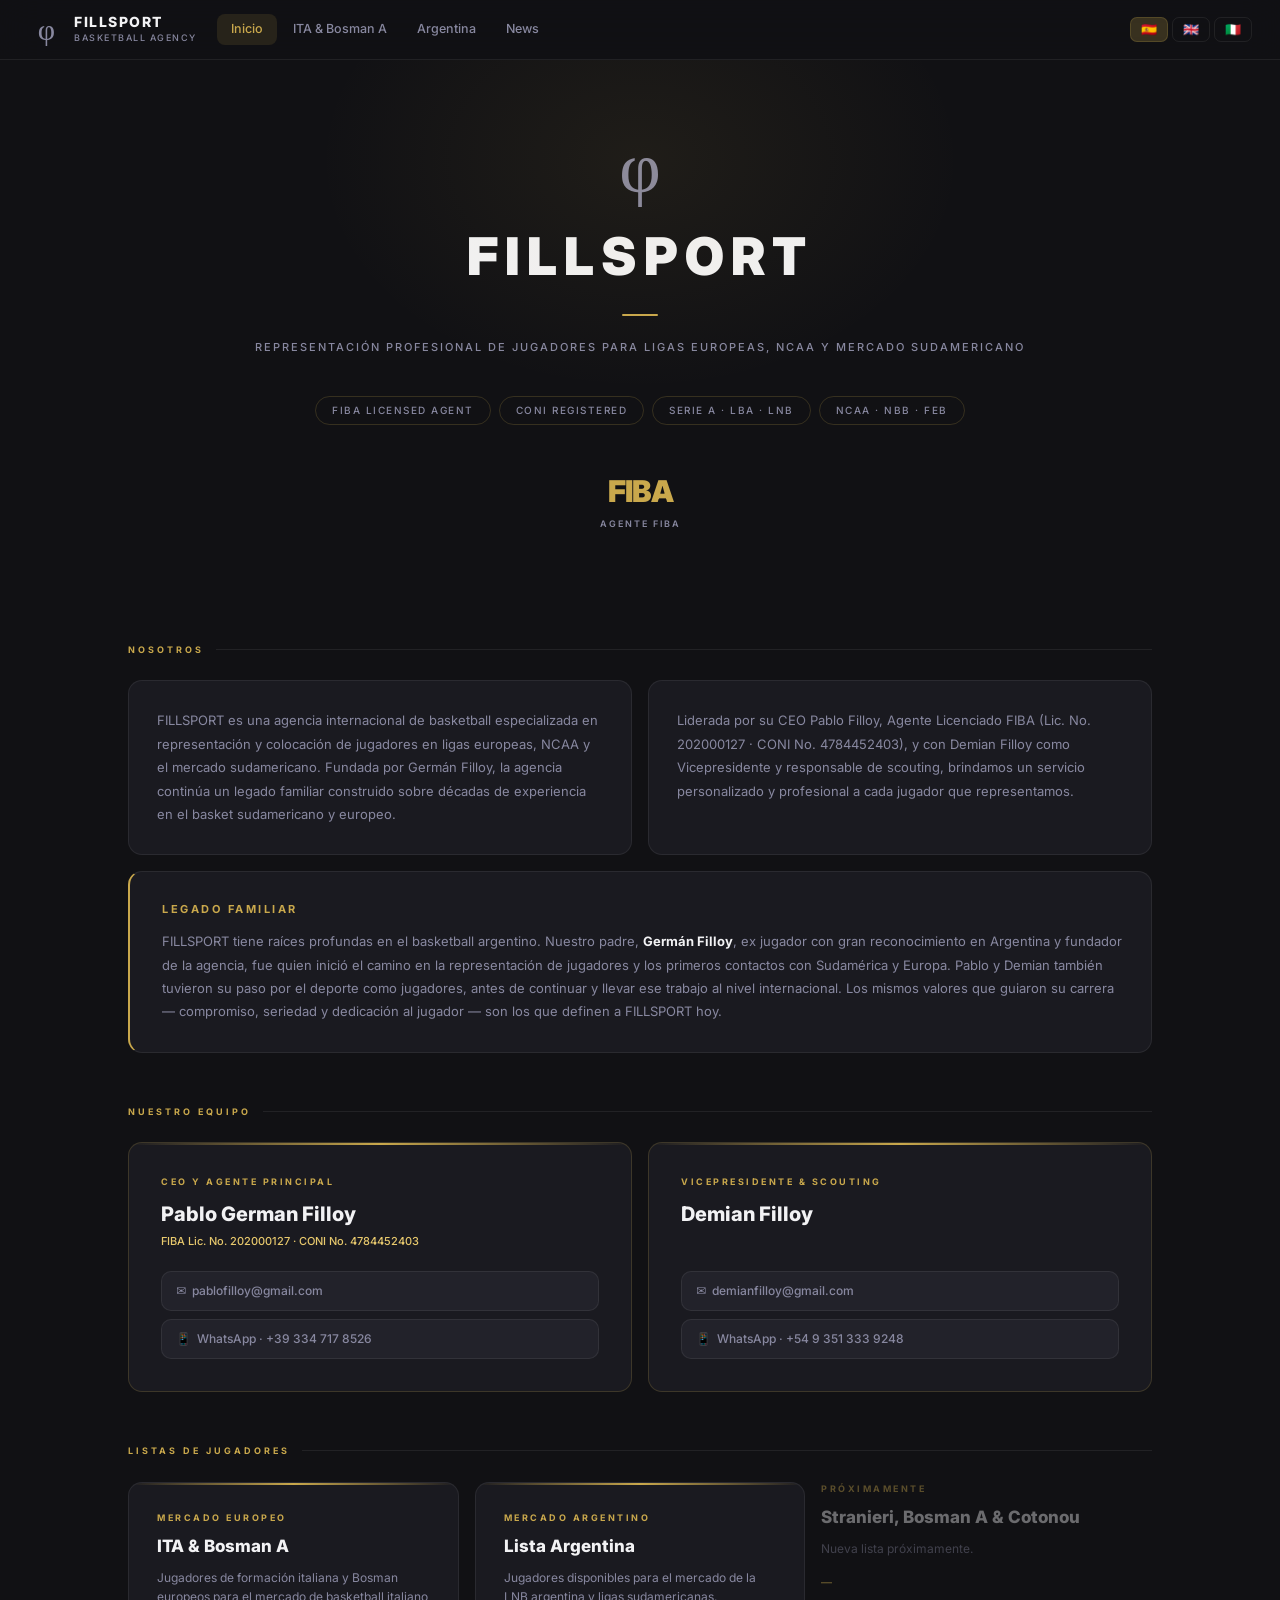
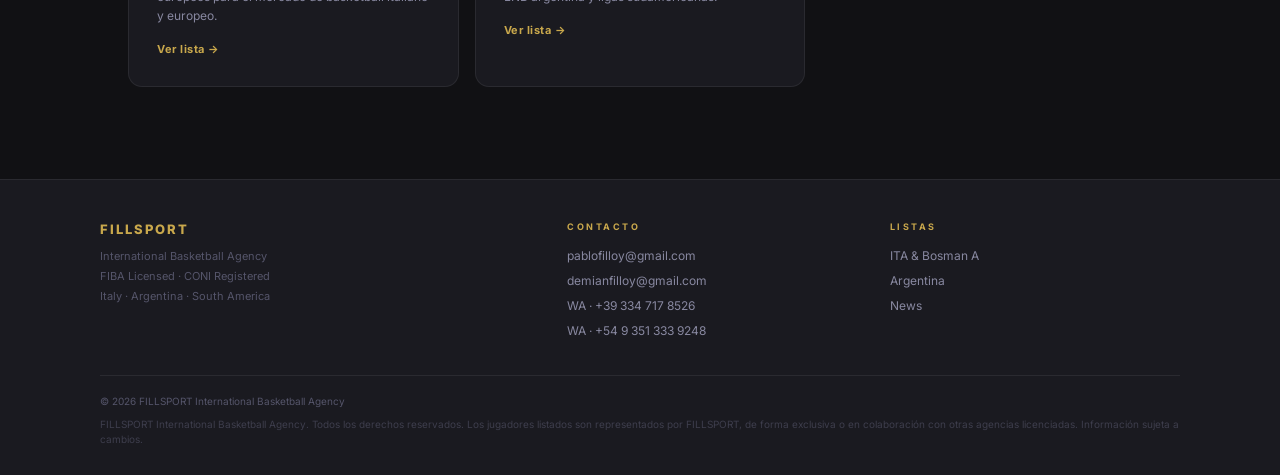
<file: index.html>
<!DOCTYPE html>
<html lang="es">
<head>
<meta charset="UTF-8">
<meta name="viewport" content="width=device-width, initial-scale=1.0">
<title>FILLSPORT — International Basketball Agency</title>
<meta name="description" content="Agencia internacional de basketball fundada por Germán Filloy. Representación y colocación de jugadores en ligas europeas, NCAA y el mercado sudamericano. Agente Licenciado FIBA y registrado CONI.">
<link rel="canonical" href="https://fillsport-web.vercel.app/">
<meta property="og:type" content="website">
<meta property="og:site_name" content="FILLSPORT International Basketball Agency">
<meta property="og:locale" content="es_AR">
<meta property="og:title" content="FILLSPORT — International Basketball Agency">
<meta property="og:description" content="Representación profesional de jugadores para ligas europeas, NCAA y mercado sudamericano. Agente Licenciado FIBA · Registrado CONI.">
<meta property="og:url" content="https://fillsport-web.vercel.app/">
<meta name="twitter:card" content="summary">
<meta name="twitter:title" content="FILLSPORT — International Basketball Agency">
<meta name="twitter:description" content="Representación profesional de jugadores para ligas europeas, NCAA y mercado sudamericano. Agente Licenciado FIBA · Registrado CONI.">
<link rel="preconnect" href="https://fonts.googleapis.com">
<link href="https://fonts.googleapis.com/css2?family=Inter:wght@400;500;600;700;800;900&display=swap" rel="stylesheet">
<style>
*,*::before,*::after{box-sizing:border-box;margin:0;padding:0}
:root{
  --bg:#111114;--s1:#1a1a20;--s2:#22222a;--s3:#2a2a35;
  --gold:#c9a84c;--gold-lt:#e8c96d;--gold-dim:rgba(201,168,76,.12);--gold-dim2:rgba(201,168,76,.22);
  --white:#f2f2f4;--muted:#8888a0;--muted2:#55556a;--border:rgba(255,255,255,.07);--border-gold:rgba(201,168,76,.2);
  --r:14px;--r2:10px;
}
html{scroll-behavior:smooth}
body{background:var(--bg);color:var(--white);font-family:'Inter',system-ui,sans-serif;font-size:14px;line-height:1.5;min-height:100vh}

/* HEADER */
header{position:sticky;top:0;z-index:100;background:rgba(17,17,20,.85);backdrop-filter:blur(20px);-webkit-backdrop-filter:blur(20px);border-bottom:1px solid var(--border);height:60px;display:flex;align-items:center;padding:0 28px;gap:20px}
.logo{display:flex;align-items:center;gap:10px;text-decoration:none;flex-shrink:0}
.logo-phi{width:36px;height:36px;display:flex;align-items:center;justify-content:center;font-size:30px;font-weight:400;color:#8888a0;flex-shrink:0;font-family:Georgia,'Times New Roman',serif;line-height:1;letter-spacing:-1px}
.logo-name{font-size:14px;font-weight:800;color:var(--white);letter-spacing:1.5px;text-transform:uppercase;line-height:1.2}
.logo-sub{font-size:9px;font-weight:500;color:var(--muted);letter-spacing:1.5px;text-transform:uppercase}
nav{display:flex;align-items:center;gap:2px;flex:1}
nav a{color:var(--muted);text-decoration:none;font-size:12.5px;font-weight:500;padding:6px 14px;border-radius:8px;transition:color .15s,background .15s;white-space:nowrap}
nav a:hover{color:var(--white);background:rgba(255,255,255,.05)}
nav a.active{color:var(--gold);background:var(--gold-dim)}
.lang-sel{display:flex;gap:4px;margin-left:auto;flex-shrink:0}
.lang-sel button{background:transparent;border:1px solid var(--border);color:var(--muted);padding:5px 10px;border-radius:7px;cursor:pointer;font-size:13px;font-family:inherit;transition:all .15s;line-height:1}
.lang-sel button.active,.lang-sel button:hover{background:var(--gold-dim2);border-color:var(--border-gold);color:var(--white)}
.lang-sel button.active{font-weight:700}

/* HERO */
.hero{padding:72px 28px 60px;text-align:center;position:relative;overflow:hidden}
.hero::before{content:'';position:absolute;top:-150px;left:50%;transform:translateX(-50%);width:700px;height:500px;background:radial-gradient(ellipse,rgba(201,168,76,.08) 0%,transparent 65%);pointer-events:none}
.hero-phi{font-size:72px;font-weight:400;color:#8888a0;line-height:1;margin-bottom:14px;font-family:Georgia,'Times New Roman',serif}
.hero h1{font-size:clamp(28px,5.5vw,52px);font-weight:900;letter-spacing:7px;text-transform:uppercase;color:var(--white);margin-bottom:6px}
.divider{width:36px;height:2px;background:var(--gold);margin:18px auto;border-radius:2px}
.hero-tagline{font-size:11px;font-weight:500;color:var(--muted);letter-spacing:2px;text-transform:uppercase;line-height:2.4;margin-bottom:36px}
.pills{display:flex;gap:8px;justify-content:center;flex-wrap:wrap;margin-bottom:44px}
.pill{border:1px solid var(--border-gold);color:var(--muted);padding:6px 16px;border-radius:40px;font-size:10px;letter-spacing:1.5px;text-transform:uppercase;font-weight:500}
.stats{display:flex;justify-content:center;gap:48px;flex-wrap:wrap}
.stat .num{font-size:30px;font-weight:900;color:var(--gold);letter-spacing:-1px}
.stat .lbl{font-size:9px;font-weight:600;color:var(--muted);letter-spacing:2px;text-transform:uppercase;margin-top:3px}

/* SECTIONS */
.section{padding:52px 28px;max-width:1080px;margin:0 auto}
.sec-label{font-size:9px;font-weight:700;letter-spacing:3px;text-transform:uppercase;color:var(--gold);margin-bottom:24px;display:flex;align-items:center;gap:12px}
.sec-label::after{content:'';flex:1;height:1px;background:var(--border)}

/* ABOUT */
.about-grid{display:grid;grid-template-columns:1fr 1fr;gap:16px}
.acard{background:var(--s1);border:1px solid var(--border);border-radius:var(--r);padding:28px}
.acard p{font-size:13px;color:var(--muted);line-height:1.8}

/* AGENT CARDS */
.agents-grid{display:grid;grid-template-columns:repeat(auto-fit,minmax(280px,1fr));gap:16px}
.agent-card{background:var(--s1);border:1px solid var(--border-gold);border-radius:var(--r);padding:32px;position:relative;overflow:hidden}
.agent-card::before{content:'';position:absolute;top:0;left:0;right:0;height:2px;background:linear-gradient(90deg,transparent,var(--gold),transparent)}
.agent-label{font-size:9px;font-weight:700;letter-spacing:2.5px;text-transform:uppercase;color:var(--gold);margin-bottom:10px}
.agent-name{font-size:20px;font-weight:800;color:var(--white);margin-bottom:4px}
.agent-cred{font-size:11px;color:var(--gold-lt);margin-bottom:22px;font-weight:500}
.contacts{display:flex;flex-direction:column;gap:8px}
.contacts a{display:flex;align-items:center;gap:10px;color:var(--muted);text-decoration:none;font-size:12px;font-weight:500;padding:10px 14px;background:var(--s2);border:1px solid var(--border);border-radius:var(--r2);transition:color .15s,border-color .15s}
.contacts a:hover{color:var(--white);border-color:var(--border-gold)}

/* LIST CARDS */
.list-grid{display:grid;grid-template-columns:repeat(auto-fit,minmax(250px,1fr));gap:16px}
a.lcard{background:var(--s1);border:1px solid var(--border);border-radius:var(--r);padding:28px;text-decoration:none;color:inherit;display:block;position:relative;overflow:hidden;transition:transform .2s,border-color .2s}
a.lcard::before{content:'';position:absolute;top:0;left:0;right:0;height:2px;background:linear-gradient(90deg,transparent,var(--gold),transparent)}
a.lcard:hover{transform:translateY(-3px);border-color:var(--border-gold)}
.lcard.dim{opacity:.4;pointer-events:none}
.lcard-tag{font-size:9px;font-weight:700;letter-spacing:2.5px;text-transform:uppercase;color:var(--gold);margin-bottom:10px}
.lcard-title{font-size:17px;font-weight:800;color:var(--white);margin-bottom:8px}
.lcard-desc{font-size:12px;color:var(--muted);line-height:1.6;margin-bottom:16px}
.lcard-cta{font-size:11px;font-weight:700;color:var(--gold);letter-spacing:.5px}

/* FOOTER */
footer{background:var(--s1);border-top:1px solid var(--border);padding:40px 28px 28px;margin-top:40px}
.footer-inner{max-width:1080px;margin:0 auto}
.footer-grid{display:grid;grid-template-columns:1.5fr 1fr 1fr;gap:32px;margin-bottom:28px}
.footer-brand .fn{font-size:13px;font-weight:800;color:var(--gold);letter-spacing:2px;text-transform:uppercase;margin-bottom:8px}
.footer-brand p{font-size:11px;color:var(--muted2);line-height:1.8}
.footer-col h4{font-size:9px;font-weight:700;letter-spacing:2.5px;text-transform:uppercase;color:var(--gold);margin-bottom:14px}
.footer-col a{display:block;color:var(--muted);text-decoration:none;font-size:12px;margin-bottom:7px;transition:color .15s}
.footer-col a:hover{color:var(--white)}
.footer-bottom{border-top:1px solid var(--border);padding-top:18px;display:flex;justify-content:space-between;align-items:center;flex-wrap:wrap;gap:8px}
.footer-bottom p{font-size:10px;color:var(--muted2)}

@media(max-width:700px){
  header{padding:0 16px}
  nav a{padding:5px 8px;font-size:11px}
  .hero{padding:52px 16px 40px}
  .section{padding:36px 16px}
  .about-grid{grid-template-columns:1fr}
  .footer-grid{grid-template-columns:1fr}
}
@media(max-width:420px){nav{display:none}}
</style>
</head>
<body>

<header>
  <a href="index.html" class="logo">
    <div class="logo-phi">φ</div>
    <div>
      <div class="logo-name">Fillsport</div>
      <div class="logo-sub">Basketball Agency</div>
    </div>
  </a>
  <nav>
    <a href="index.html" class="active" data-t="nav_home">Inicio</a>
    <a href="lista-ita.html" data-t="nav_ita">ITA & Bosman A</a>
    <a href="lista-argentina.html" data-t="nav_arg">Argentina</a>
    <a href="news.html" data-t="nav_news">News</a>
  </nav>
  <div class="lang-sel">
    <button data-lang="es" title="Español">🇪🇸</button>
    <button data-lang="en" title="English">🇬🇧</button>
    <button data-lang="it" title="Italiano">🇮🇹</button>
  </div>
</header>

<section class="hero">
  <div class="hero-phi">φ</div>
  <h1 data-t="hero_h1_1">FILLSPORT</h1>
  <div class="divider"></div>
  <p class="hero-tagline" data-t="hero_tagline">Representación profesional · Ligas europeas · NCAA · Sudamérica</p>
  <div class="pills">
    <span class="pill">FIBA Licensed Agent</span>
    <span class="pill">CONI Registered</span>
    <span class="pill">Serie A · LBA · LNB</span>
    <span class="pill">NCAA · NBB · FEB</span>
  </div>
  <div class="stats">
    <div class="stat"><div class="num">FIBA</div><div class="lbl" data-t="stat_fiba">Licensed Agent</div></div>
  </div>
</section>

<div style="max-width:1080px;margin:0 auto">

  <div class="section">
    <div class="sec-label" data-t="about_title">Nosotros</div>
    <div class="about-grid">
      <div class="acard"><p data-t="about_p1">FILLSPORT es una agencia internacional de basketball especializada en representación y colocación de jugadores en ligas europeas, NCAA y el mercado sudamericano.</p></div>
      <div class="acard"><p data-t="about_p2">Liderada por Pablo Filloy, Agente Licenciado FIBA y registrado en CONI, y con el apoyo de Demian Filloy en scouting, brindamos un servicio personalizado y profesional a cada jugador que representamos.</p></div>
    </div>
    <div style="margin-top:16px">
      <div class="acard" style="border-left:2px solid var(--gold);padding-left:32px">
        <p style="font-size:11px;font-weight:700;letter-spacing:2.5px;text-transform:uppercase;color:var(--gold);margin-bottom:10px" data-t="legacy_label">Legado familiar</p>
        <p id="about_p3_el">FILLSPORT tiene raíces profundas en el basketball argentino. Nuestro padre, <strong style="color:var(--white)">Germán Filloy</strong>, ex jugador con gran reconocimiento en Argentina, y fue también quien inició el camino en la representación de jugadores y los primeros contactos con Europa. Pablo y Demian también tuvieron su paso por el deporte como jugadores, antes de continuar y llevar ese trabajo al nivel internacional. Los mismos valores que guiaron su carrera — compromiso, seriedad y dedicación al jugador — son los que definen a FILLSPORT hoy.</p>
      </div>
    </div>
    </div>
  </div>

  <div class="section" style="padding-top:0">
    <div class="sec-label" data-t="agents_title">Nuestro Equipo</div>
    <div class="agents-grid">
      <div class="agent-card">
        <div class="agent-label" data-t="pablo_role">Director y Agente Principal</div>
        <div class="agent-name">Pablo German Filloy</div>
        <div class="agent-cred" data-t="pablo_cred">Agente Licenciado FIBA · Registrado CONI</div>
        <div class="contacts">
          <a href="mailto:pablofilloy@gmail.com">✉&nbsp; pablofilloy@gmail.com</a>
          <a href="https://wa.me/393347178526" target="_blank">📱&nbsp; WhatsApp · +39 334 717 8526</a>
        </div>
      </div>
      <div class="agent-card">
        <div class="agent-label" data-t="demian_role">Scouting & Colaborador</div>
        <div class="agent-name">Demian Filloy</div>
        <div class="agent-cred">&nbsp;</div>
        <div class="contacts">
          <a href="mailto:demianfilloy@gmail.com">✉&nbsp; demianfilloy@gmail.com</a>
          <a href="https://wa.me/5493513339248" target="_blank">📱&nbsp; WhatsApp · +54 9 351 333 9248</a>
        </div>
      </div>
    </div>
  </div>

  <div class="section" style="padding-top:0">
    <div class="sec-label" data-t="lists_title">Listas de Jugadores</div>
    <div class="list-grid">
      <a href="lista-ita.html" class="lcard">
        <div class="lcard-tag" data-t="list_ita_tag">Mercado Europeo</div>
        <div class="lcard-title" data-t="list_ita_title">ITA & Bosman A</div>
        <div class="lcard-desc" data-t="list_ita_desc">Jugadores de formación italiana y Bosman europeos para el mercado italiano y europeo.</div>
        <div class="lcard-cta" data-t="view_list">Ver lista →</div>
      </a>
      <a href="lista-argentina.html" class="lcard">
        <div class="lcard-tag" data-t="list_arg_tag">Mercado Argentino</div>
        <div class="lcard-title" data-t="list_arg_title">Lista Argentina</div>
        <div class="lcard-desc" data-t="list_arg_desc">Jugadores disponibles para la LNB argentina y ligas sudamericanas.</div>
        <div class="lcard-cta" data-t="view_list">Ver lista →</div>
      </a>
      <div class="lcard dim">
        <div class="lcard-tag" data-t="list_soon_tag">Próximamente</div>
        <div class="lcard-title" data-t="list_soon_title">Stranieri, Bosman A & Cotonou</div>
        <div class="lcard-desc" data-t="list_soon_desc">Nueva lista próximamente.</div>
        <div class="lcard-cta">—</div>
      </div>
    </div>
  </div>

</div>

<footer>
  <div class="footer-inner">
    <div class="footer-grid">
      <div class="footer-brand">
        <div class="fn">Fillsport</div>
        <p>International Basketball Agency<br>FIBA Licensed · CONI Registered<br>Italy · Argentina · South America</p>
      </div>
      <div class="footer-col">
        <h4 data-t="footer_contact">Contacto</h4>
        <a href="mailto:pablofilloy@gmail.com">pablofilloy@gmail.com</a>
        <a href="mailto:demianfilloy@gmail.com">demianfilloy@gmail.com</a>
        <a href="https://wa.me/393347178526" target="_blank">WA · +39 334 717 8526</a>
        <a href="https://wa.me/5493513339248" target="_blank">WA · +54 9 351 333 9248</a>
      </div>
      <div class="footer-col">
        <h4 data-t="footer_lists">Listas</h4>
        <a href="lista-ita.html" data-t="nav_ita">ITA & Bosman A</a>
        <a href="lista-argentina.html" data-t="nav_arg">Argentina</a>
        <a href="news.html" data-t="nav_news">News</a>
      </div>
    </div>
    <div class="footer-bottom">
      <p>© 2026 FILLSPORT International Basketball Agency</p>
      <p style="font-size:10px;color:var(--muted2);opacity:.6" data-t="footer_disclaimer">Información sujeta a cambios.</p>
    </div>
  </div>
</footer>

<script src="js/i18n.js"></script>
</body>
</html>
</file>
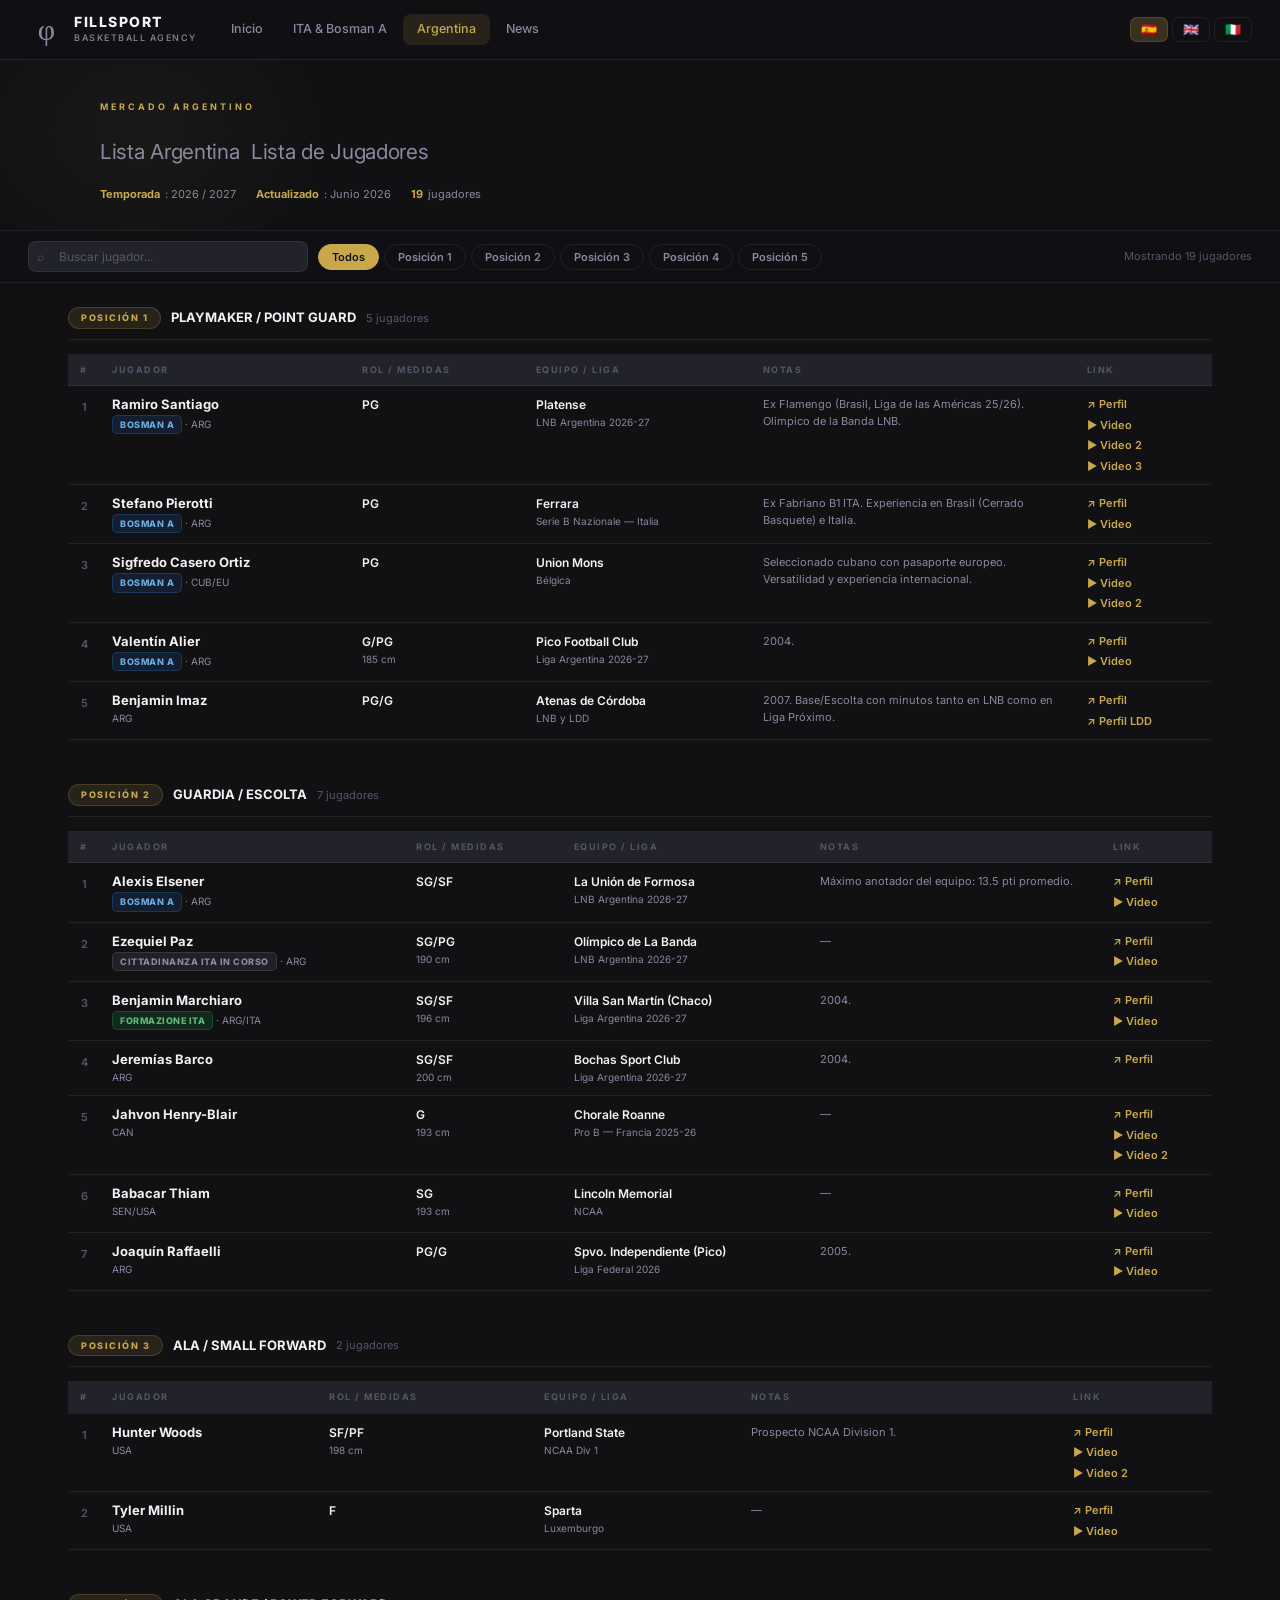
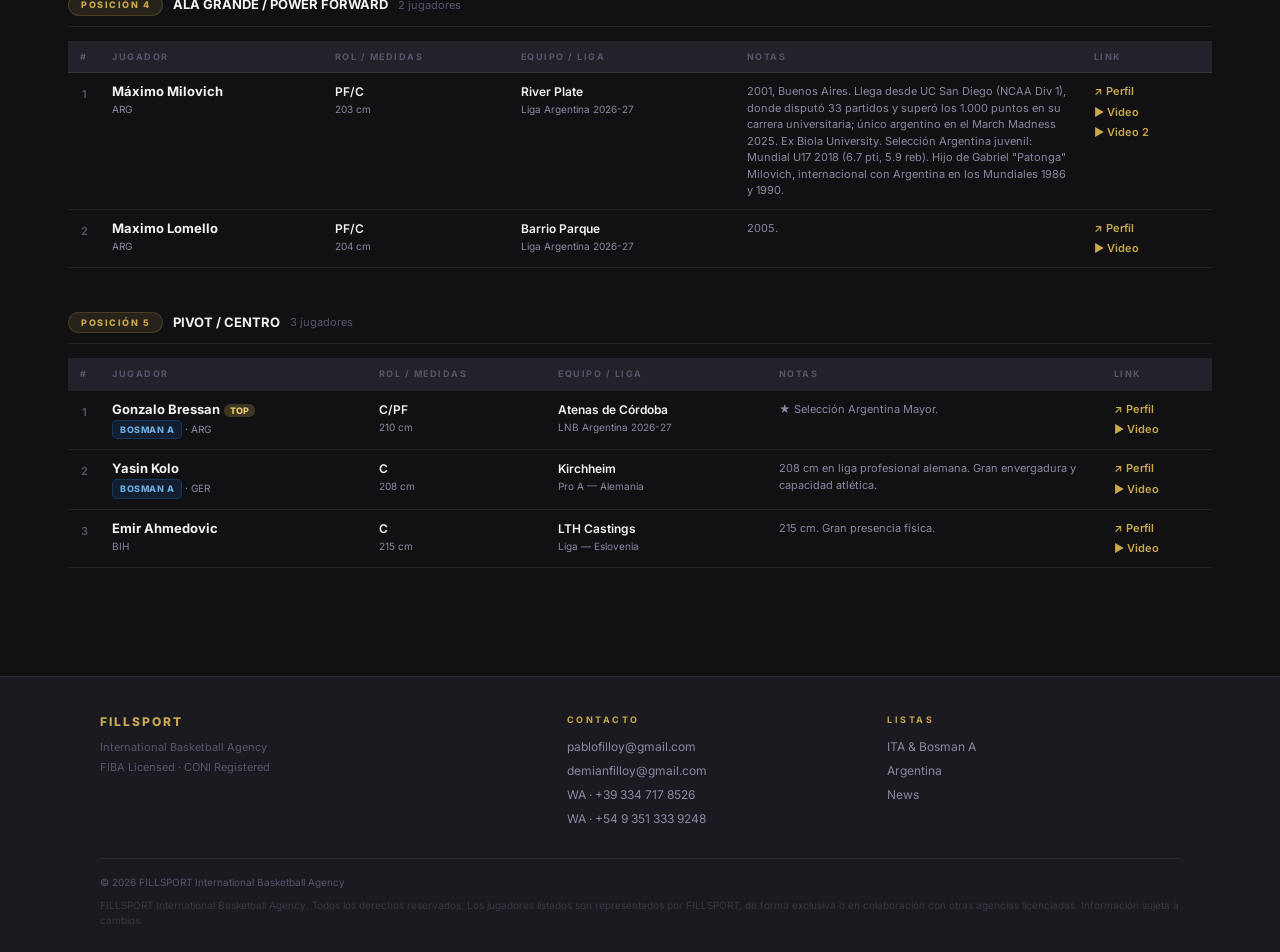
<file: lista-argentina.html>
<!DOCTYPE html>
<html lang="es">
<head>
<meta charset="UTF-8">
<meta name="viewport" content="width=device-width, initial-scale=1.0">
<title>Lista Argentina — FILLSPORT Agency</title>
<meta name="description" content="Lista de jugadores FILLSPORT disponibles para la LNB argentina, Liga Argentina y ligas sudamericanas. Mercado 2026/27.">
<link rel="canonical" href="https://fillsport-web.vercel.app/lista-argentina.html">
<meta property="og:type" content="website">
<meta property="og:site_name" content="FILLSPORT International Basketball Agency">
<meta property="og:locale" content="es_AR">
<meta property="og:title" content="Lista Argentina — Mercado 2026/27 | FILLSPORT">
<meta property="og:description" content="Jugadores disponibles para el mercado de la LNB argentina y ligas sudamericanas.">
<meta property="og:url" content="https://fillsport-web.vercel.app/lista-argentina.html">
<meta name="twitter:card" content="summary">
<meta name="twitter:title" content="Lista Argentina — Mercado 2026/27 | FILLSPORT">
<meta name="twitter:description" content="Jugadores disponibles para el mercado de la LNB argentina y ligas sudamericanas.">
<link rel="preconnect" href="https://fonts.googleapis.com">
<link href="https://fonts.googleapis.com/css2?family=Inter:wght@400;500;600;700;800;900&display=swap" rel="stylesheet">
<style>
*,*::before,*::after{box-sizing:border-box;margin:0;padding:0}
:root{
  --bg:#111114;--s1:#1a1a20;--s2:#22222a;--s3:#2a2a35;
  --gold:#c9a84c;--gold-lt:#e8c96d;--gold-dim:rgba(201,168,76,.12);--gold-dim2:rgba(201,168,76,.22);
  --white:#f2f2f4;--muted:#8888a0;--muted2:#55556a;--border:rgba(255,255,255,.07);--border-gold:rgba(201,168,76,.2);
  --r:14px;--r2:10px;
}
html{scroll-behavior:smooth}
body{background:var(--bg);color:var(--white);font-family:'Inter',system-ui,sans-serif;font-size:14px;line-height:1.5;min-height:100vh}

header{position:sticky;top:0;z-index:100;background:rgba(17,17,20,.9);backdrop-filter:blur(20px);-webkit-backdrop-filter:blur(20px);border-bottom:1px solid var(--border);height:60px;display:flex;align-items:center;padding:0 28px;gap:20px}
.logo{display:flex;align-items:center;gap:10px;text-decoration:none;flex-shrink:0}
.logo-phi{width:36px;height:36px;display:flex;align-items:center;justify-content:center;font-size:30px;font-weight:400;color:#8888a0;flex-shrink:0;font-family:Georgia,'Times New Roman',serif;line-height:1;letter-spacing:-1px}
.logo-name{font-size:14px;font-weight:800;color:var(--white);letter-spacing:1.5px;text-transform:uppercase;line-height:1.2}
.logo-sub{font-size:9px;font-weight:500;color:var(--muted);letter-spacing:1.5px;text-transform:uppercase}
nav{display:flex;align-items:center;gap:2px;flex:1}
nav a{color:var(--muted);text-decoration:none;font-size:12.5px;font-weight:500;padding:6px 14px;border-radius:8px;transition:color .15s,background .15s;white-space:nowrap}
nav a:hover{color:var(--white);background:rgba(255,255,255,.05)}
nav a.active{color:var(--gold);background:var(--gold-dim)}
.lang-sel{display:flex;gap:4px;margin-left:auto;flex-shrink:0}
.lang-sel button{background:transparent;border:1px solid var(--border);color:var(--muted);padding:5px 10px;border-radius:7px;cursor:pointer;font-size:13px;font-family:inherit;transition:all .15s;line-height:1}
.lang-sel button.active,.lang-sel button:hover{background:var(--gold-dim2);border-color:var(--border-gold);color:var(--white)}
.lang-sel button.active{font-weight:700}

.page-hero{padding:40px 28px 28px;border-bottom:1px solid var(--border);position:relative;overflow:hidden}
.page-hero::before{content:'';position:absolute;top:-80px;left:-60px;width:400px;height:300px;background:radial-gradient(ellipse,rgba(201,168,76,.05) 0%,transparent 65%);pointer-events:none}
.ph-inner{max-width:1080px;margin:0 auto}
.ph-eye{font-size:9px;font-weight:700;letter-spacing:3px;text-transform:uppercase;color:var(--gold);margin-bottom:10px}
.ph-inner h1{font-size:clamp(20px,3.5vw,32px);font-weight:900;color:var(--white);margin-bottom:14px;letter-spacing:-.3px}
.ph-inner h1 span{font-weight:400;color:var(--muted);font-size:.65em}
.ph-meta{display:flex;gap:20px;flex-wrap:wrap}
.ph-meta span{font-size:11px;color:var(--muted);display:flex;align-items:center;gap:5px}
.ph-meta strong{color:var(--gold);font-weight:700}

.fbar{background:rgba(17,17,20,.9);backdrop-filter:blur(12px);border-bottom:1px solid var(--border);padding:10px 28px;display:flex;align-items:center;gap:10px;flex-wrap:wrap;position:sticky;top:60px;z-index:90}
.sbox{position:relative;flex:1;min-width:160px;max-width:280px}
.sbox input{width:100%;background:var(--s2);border:1px solid var(--border);color:var(--white);padding:7px 12px 7px 30px;border-radius:8px;font-size:12px;font-family:inherit;outline:none;transition:border-color .15s}
.sbox input:focus{border-color:var(--border-gold)}
.sbox input::placeholder{color:var(--muted2)}
.sico{position:absolute;left:9px;top:50%;transform:translateY(-50%);font-size:12px;color:var(--muted2);pointer-events:none}
.fbtns{display:flex;gap:5px;flex-wrap:wrap}
.fbtn{background:transparent;border:1px solid var(--border);color:var(--muted);padding:5px 13px;border-radius:20px;cursor:pointer;font-size:11px;font-weight:600;font-family:inherit;transition:all .15s;white-space:nowrap}
.fbtn.active,.fbtn:hover{background:var(--gold);color:var(--bg);border-color:var(--gold)}
.rcount{margin-left:auto;font-size:11px;color:var(--muted2);white-space:nowrap}

.twrap{padding:24px 28px;max-width:1200px;margin:0 auto}
.pgroup{margin-bottom:44px}
.phd{display:flex;align-items:center;gap:10px;margin-bottom:14px;padding-bottom:10px;border-bottom:1px solid var(--border)}
.ppill{background:var(--gold-dim);border:1px solid var(--border-gold);color:var(--gold);padding:3px 12px;border-radius:20px;font-size:9px;font-weight:800;letter-spacing:1.5px;text-transform:uppercase}
.pname-hd{font-size:13px;font-weight:700;color:var(--white)}
.pcount{font-size:11px;color:var(--muted2)}
table{width:100%;border-collapse:collapse}
thead th{background:var(--s2);color:var(--muted2);font-size:9px;font-weight:700;letter-spacing:1.5px;text-transform:uppercase;padding:9px 12px;text-align:left;border-bottom:1px solid var(--border);white-space:nowrap}
thead th:first-child{width:32px;text-align:center}
tbody tr{border-bottom:1px solid var(--border);transition:background .1s}
tbody tr:hover{background:rgba(255,255,255,.03)}
tbody td{padding:10px 12px;vertical-align:top;font-size:12.5px}
td:first-child{text-align:center;color:var(--muted2);font-size:11px;font-weight:600;padding-top:13px}
.pn{font-weight:700;color:var(--white);font-size:13px;line-height:1.3}
.psub{font-size:10px;color:var(--muted);margin-top:2px}
.pb{display:inline-block;padding:2px 7px;border-radius:5px;font-size:9px;font-weight:800;letter-spacing:.5px;text-transform:uppercase;white-space:nowrap}
.pb-bos{background:rgba(30,90,160,.2);border:1px solid rgba(30,90,160,.4);color:#6aabdf}
.pb-form{background:rgba(34,139,70,.2);border:1px solid rgba(34,139,70,.35);color:#5cb87a}
.pb-oth{background:rgba(120,120,140,.15);border:1px solid rgba(120,120,140,.25);color:var(--muted)}
.pos-main{font-weight:600;color:var(--white);font-size:12px}
.pos-cm{font-size:10px;color:var(--muted);margin-top:1px}
.team-name{font-weight:600;color:var(--white);font-size:12px}
.team-league{font-size:10px;color:var(--muted);margin-top:1px}
.topb{display:inline-block;background:rgba(201,168,76,.25);color:var(--gold-lt);padding:1px 6px;border-radius:6px;font-size:9px;font-weight:800;margin-left:4px;vertical-align:middle}
.dm{color:var(--muted)}
.lk-wrap{display:flex;flex-direction:column;gap:4px}
.lk{color:var(--gold);text-decoration:none;font-size:11px;font-weight:600;transition:color .15s;white-space:nowrap}
.lk:hover{color:var(--gold-lt);text-decoration:underline}
.tnotes{max-width:210px;font-size:11px;color:var(--muted);line-height:1.5}
.empty{text-align:center;padding:56px;color:var(--muted2);font-size:13px}

footer{background:var(--s1);border-top:1px solid var(--border);padding:36px 28px 24px;margin-top:40px}
.fi{max-width:1080px;margin:0 auto}
.fg{display:grid;grid-template-columns:1.5fr 1fr 1fr;gap:28px;margin-bottom:24px}
.fb .fn{font-size:12px;font-weight:800;color:var(--gold);letter-spacing:2px;text-transform:uppercase;margin-bottom:7px}
.fb p{font-size:11px;color:var(--muted2);line-height:1.8}
.fc h4{font-size:9px;font-weight:700;letter-spacing:2.5px;text-transform:uppercase;color:var(--gold);margin-bottom:12px}
.fc a{display:block;color:var(--muted);text-decoration:none;font-size:12px;margin-bottom:6px;transition:color .15s}
.fc a:hover{color:var(--white)}
.fbot{border-top:1px solid var(--border);padding-top:16px;display:flex;justify-content:space-between;flex-wrap:wrap;gap:8px}
.fbot p{font-size:10px;color:var(--muted2)}

@media(max-width:900px){.fg{grid-template-columns:1fr 1fr}}
@media(max-width:640px){
  header{padding:0 14px}
  nav a{padding:5px 8px;font-size:11px}
  .page-hero,.twrap,.fbar{padding-left:14px;padding-right:14px}
  .fg{grid-template-columns:1fr}
  thead th:nth-child(5),tbody td:nth-child(5){display:none}
  .tnotes{display:none}
}
@media(max-width:420px){nav{display:none}}
</style>
</head>
<body>

<header>
  <a href="index.html" class="logo">
    <div class="logo-phi">φ</div>
    <div>
      <div class="logo-name">Fillsport</div>
      <div class="logo-sub">Basketball Agency</div>
    </div>
  </a>
  <nav>
    <a href="index.html" data-t="nav_home">Inicio</a>
    <a href="lista-ita.html" data-t="nav_ita">ITA & Bosman A</a>
    <a href="lista-argentina.html" class="active" data-t="nav_arg">Argentina</a>
    <a href="news.html" data-t="nav_news">News</a>
  </nav>
  <div class="lang-sel">
    <button data-lang="es" title="Español">🇪🇸</button>
    <button data-lang="en" title="English">🇬🇧</button>
    <button data-lang="it" title="Italiano">🇮🇹</button>
  </div>
</header>

<div class="page-hero">
  <div class="ph-inner">
    <div class="ph-eye" data-t="list_arg_tag">Mercado Argentino</div>
    <h1><span data-t="page_arg_title">Lista Argentina</span> &nbsp;<span data-t="page_arg_sub">Lista de Jugadores 2026/27</span></h1>
    <div class="ph-meta">
      <span><strong data-t="season">Temporada</strong>: 2026 / 2027</span>
      <span><strong data-t="updated">Actualizado</strong>: Junio 2026</span>
      <span id="hero-count"></span>
    </div>
  </div>
</div>

<div class="fbar">
  <div class="sbox">
    <span class="sico">⌕</span>
    <input type="text" id="search" placeholder="Buscar jugador..." data-t-ph="search_placeholder">
  </div>
  <div class="fbtns" id="fbtns"></div>
  <span class="rcount" id="rcount"></span>
</div>

<div class="twrap" id="troot"></div>

<footer>
  <div class="fi">
    <div class="fg">
      <div class="fb"><div class="fn">Fillsport</div><p>International Basketball Agency<br>FIBA Licensed · CONI Registered</p></div>
      <div class="fc">
        <h4 data-t="footer_contact">Contacto</h4>
        <a href="mailto:pablofilloy@gmail.com">pablofilloy@gmail.com</a>
        <a href="mailto:demianfilloy@gmail.com">demianfilloy@gmail.com</a>
        <a href="https://wa.me/393347178526" target="_blank">WA · +39 334 717 8526</a>
        <a href="https://wa.me/5493513339248" target="_blank">WA · +54 9 351 333 9248</a>
      </div>
      <div class="fc">
        <h4 data-t="footer_lists">Listas</h4>
        <a href="lista-ita.html" data-t="nav_ita">ITA & Bosman A</a>
        <a href="lista-argentina.html" data-t="nav_arg">Argentina</a>
        <a href="news.html" data-t="nav_news">News</a>
      </div>
    </div>
    <div class="fbot">
      <p>© 2026 FILLSPORT International Basketball Agency</p>
      <p style="opacity:.5" data-t="footer_disclaimer">Información sujeta a cambios.</p>
    </div>
  </div>
</footer>

<script src="js/i18n.js"></script>
<script>
let data=null,activePos='all';

function pbadge(passport){
  if(!passport) return '';
  const lo=passport.toLowerCase();
  if(lo.includes('bosman')) return `<span class="pb pb-bos">${passport}</span>`;
  if(lo.includes('formazione')||lo.includes('form. it')) return `<span class="pb pb-form">${passport}</span>`;
  return `<span class="pb pb-oth">${passport}</span>`;
}

function links(p){
  let h='<div class="lk-wrap">';
  if(p.profile)  h+=`<a href="${p.profile}"  target="_blank" class="lk">↗ Perfil</a>`;
  if(p.profile2) h+=`<a href="${p.profile2}" target="_blank" class="lk">↗ Perfil LDD</a>`;
  if(p.video)    h+=`<a href="${p.video}"    target="_blank" class="lk">▶ Video</a>`;
  if(p.video2)   h+=`<a href="${p.video2}"   target="_blank" class="lk">▶ Video 2</a>`;
  if(p.video3)   h+=`<a href="${p.video3}"   target="_blank" class="lk">▶ Video 3</a>`;
  h+='</div>';
  return h;
}

function render(){
  if(!data) return;
  const q=document.getElementById('search').value.toLowerCase().trim();
  let total=0,html='';
  data.positions.forEach(pos=>{
    const rows=pos.players.filter(p=>{
      const ok=activePos==='all'||pos.name===activePos;
      const qs=!q||[p.name,p.team,p.league,p.passport,p.nat].some(v=>(v||'').toLowerCase().includes(q));
      return ok&&qs;
    });
    if(!rows.length) return;
    total+=rows.length;
    html+=`<div class="pgroup">
      <div class="phd">
        <span class="ppill">${pos.posLabel}</span>
        <span class="pname-hd">${pos.name}</span>
        <span class="pcount">${rows.length} jugadores</span>
      </div>
      <table><thead><tr>
        <th>#</th>
        <th>JUGADOR</th>
        <th>ROL / MEDIDAS</th>
        <th>EQUIPO / LIGA</th>
        <th>NOTAS</th>
        <th>LINK</th>
      </tr></thead><tbody>`;
    rows.forEach((p,i)=>{
      const top=p.notes&&(p.notes.includes('★')||p.notes.includes('⭐'));
      html+=`<tr>
        <td>${i+1}</td>
        <td>
          <div class="pn">${p.name}${top?'<span class="topb">TOP</span>':''}</div>
          <div class="psub">${pbadge(p.passport)}${p.passport&&p.nat?' · ':''}<span style="color:var(--muted)">${p.nat||''}</span></div>
        </td>
        <td>
          <div class="pos-main">${p.role||'—'}</div>
          ${p.height?`<div class="pos-cm">${p.height}</div>`:''}
        </td>
        <td>
          <div class="team-name">${p.team||'—'}</div>
          ${p.league?`<div class="team-league">${p.league}</div>`:''}
        </td>
        <td class="tnotes">${p.notes||'—'}</td>
        <td>${links(p)}</td>
      </tr>`;
    });
    html+=`</tbody></table></div>`;
  });
  document.getElementById('troot').innerHTML=html||`<p class="empty">Sin resultados</p>`;
  document.getElementById('rcount').textContent=`${t('results_showing')} ${total} ${t('results_players')}`;
  document.getElementById('hero-count').innerHTML=`<strong style="color:var(--gold)">${total}</strong> ${t('results_players')}`;
}

function buildFilters(){
  if(!data) return;
  const w=document.getElementById('fbtns');
  let h=`<button class="fbtn active" data-pos="all">${t('filter_all')}</button>`;
  data.positions.forEach(p=>{h+=`<button class="fbtn" data-pos="${p.name}">${p.posLabel}</button>`;});
  w.innerHTML=h;
  w.querySelectorAll('.fbtn').forEach(b=>b.addEventListener('click',()=>{
    activePos=b.dataset.pos;
    w.querySelectorAll('.fbtn').forEach(x=>x.classList.remove('active'));
    b.classList.add('active');render();
  }));
}

function onLangChange(){buildFilters();render();}

fetch('data/players-argentina.json').then(r=>r.json()).then(d=>{data=d;buildFilters();render();});
document.addEventListener('DOMContentLoaded',()=>{document.getElementById('search').addEventListener('input',render);});
</script>
</body>
</html>
</file>
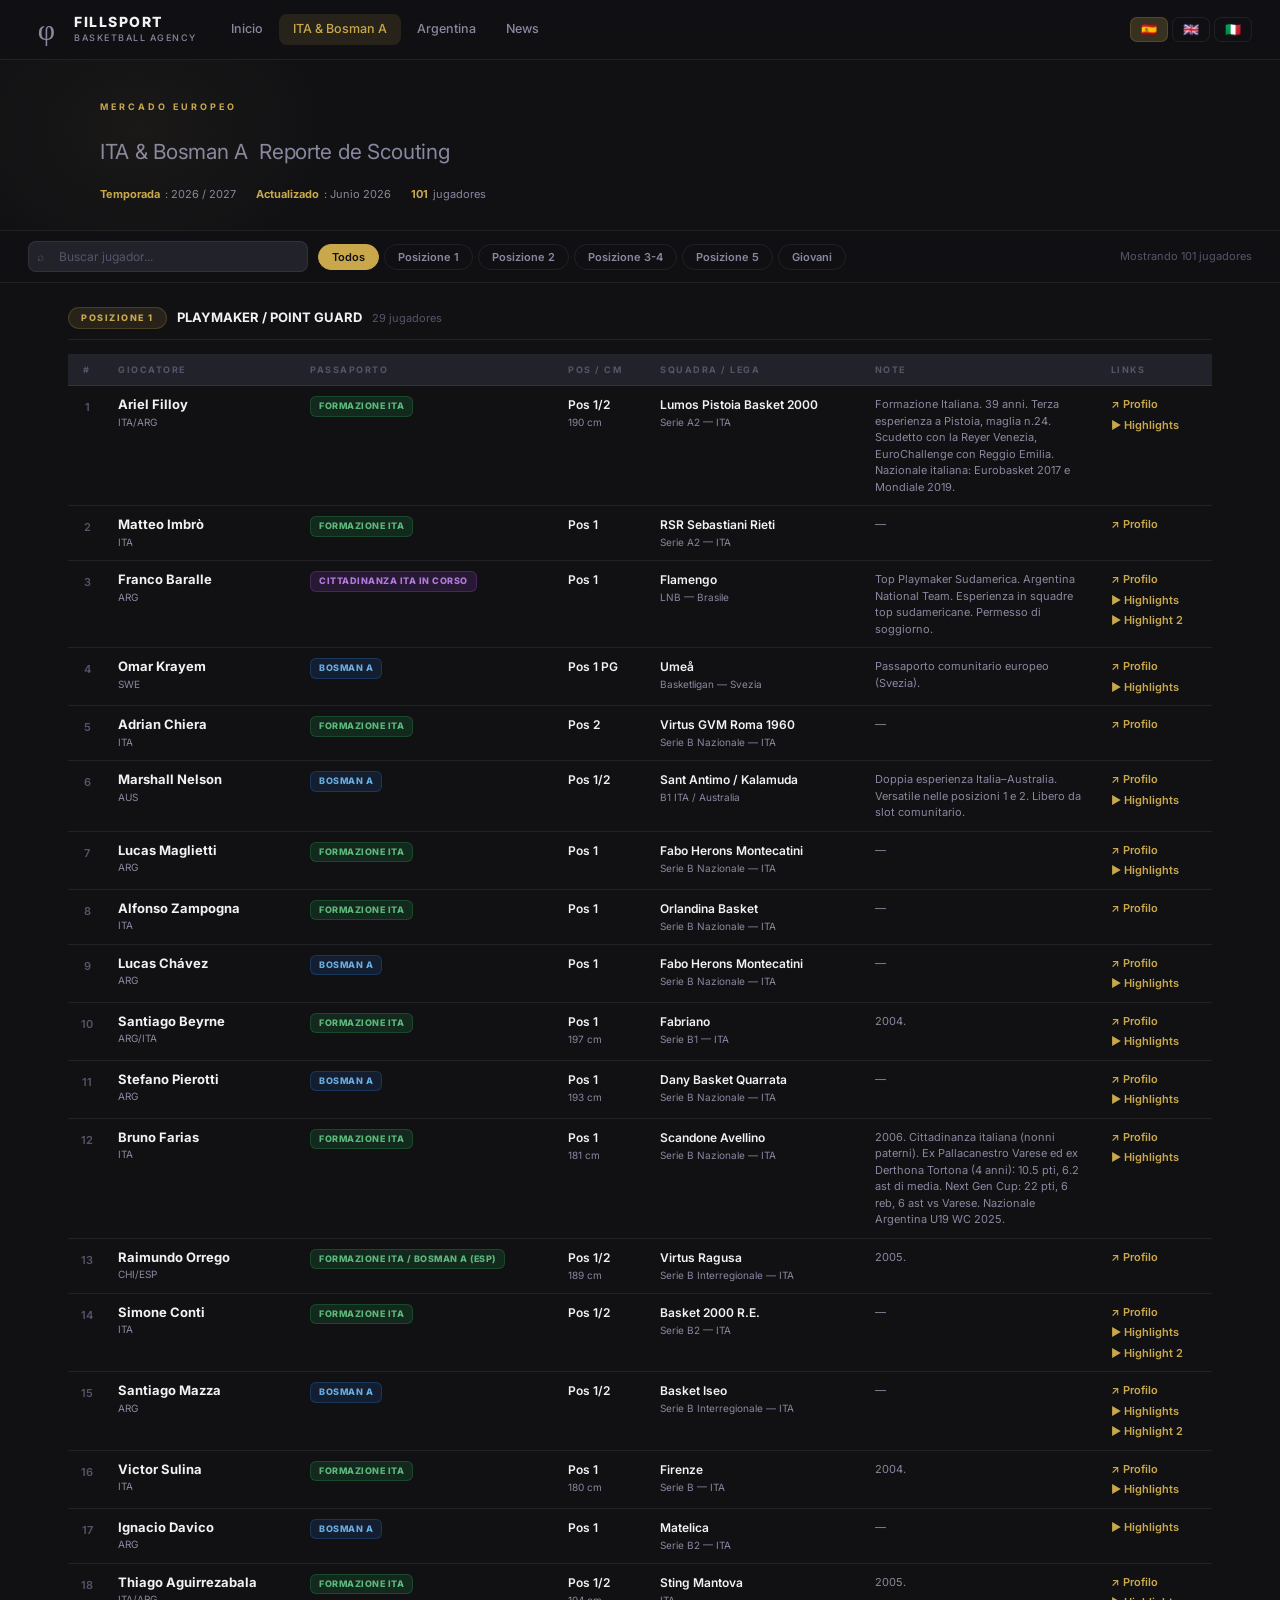
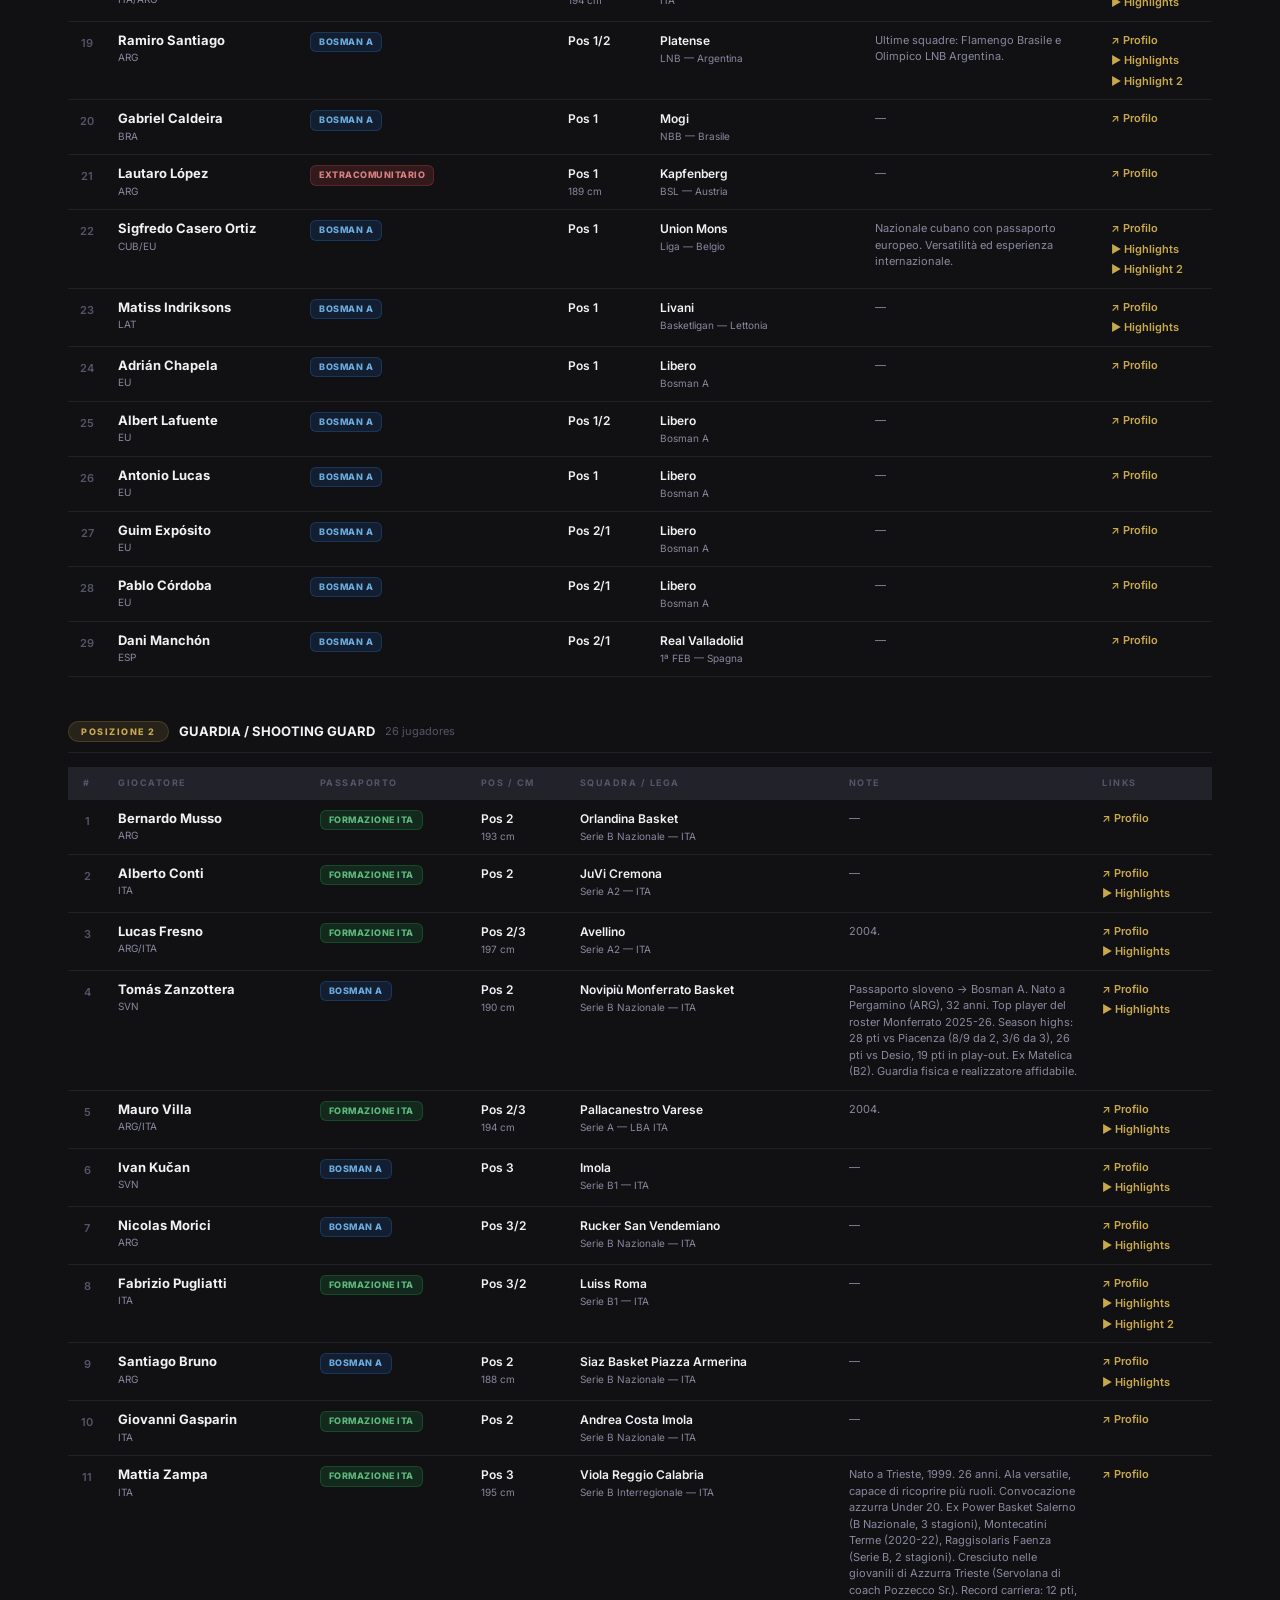
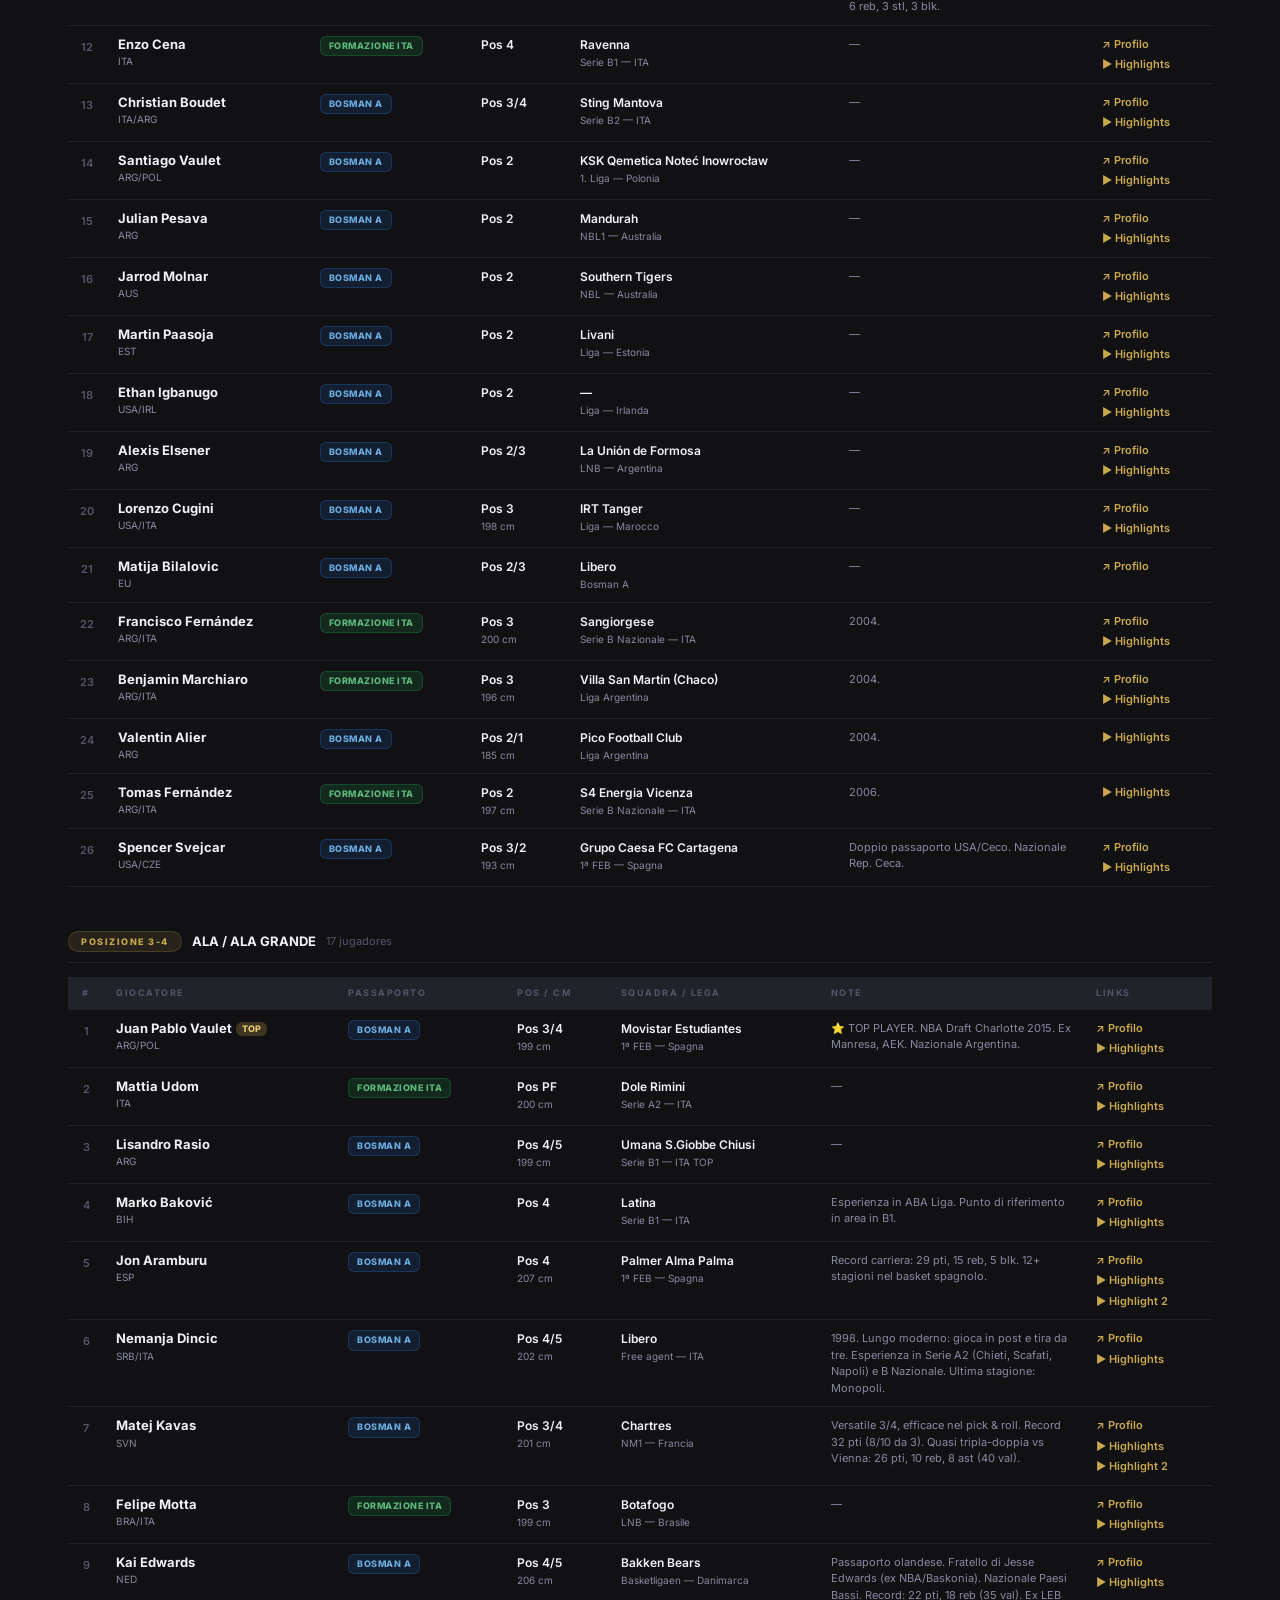
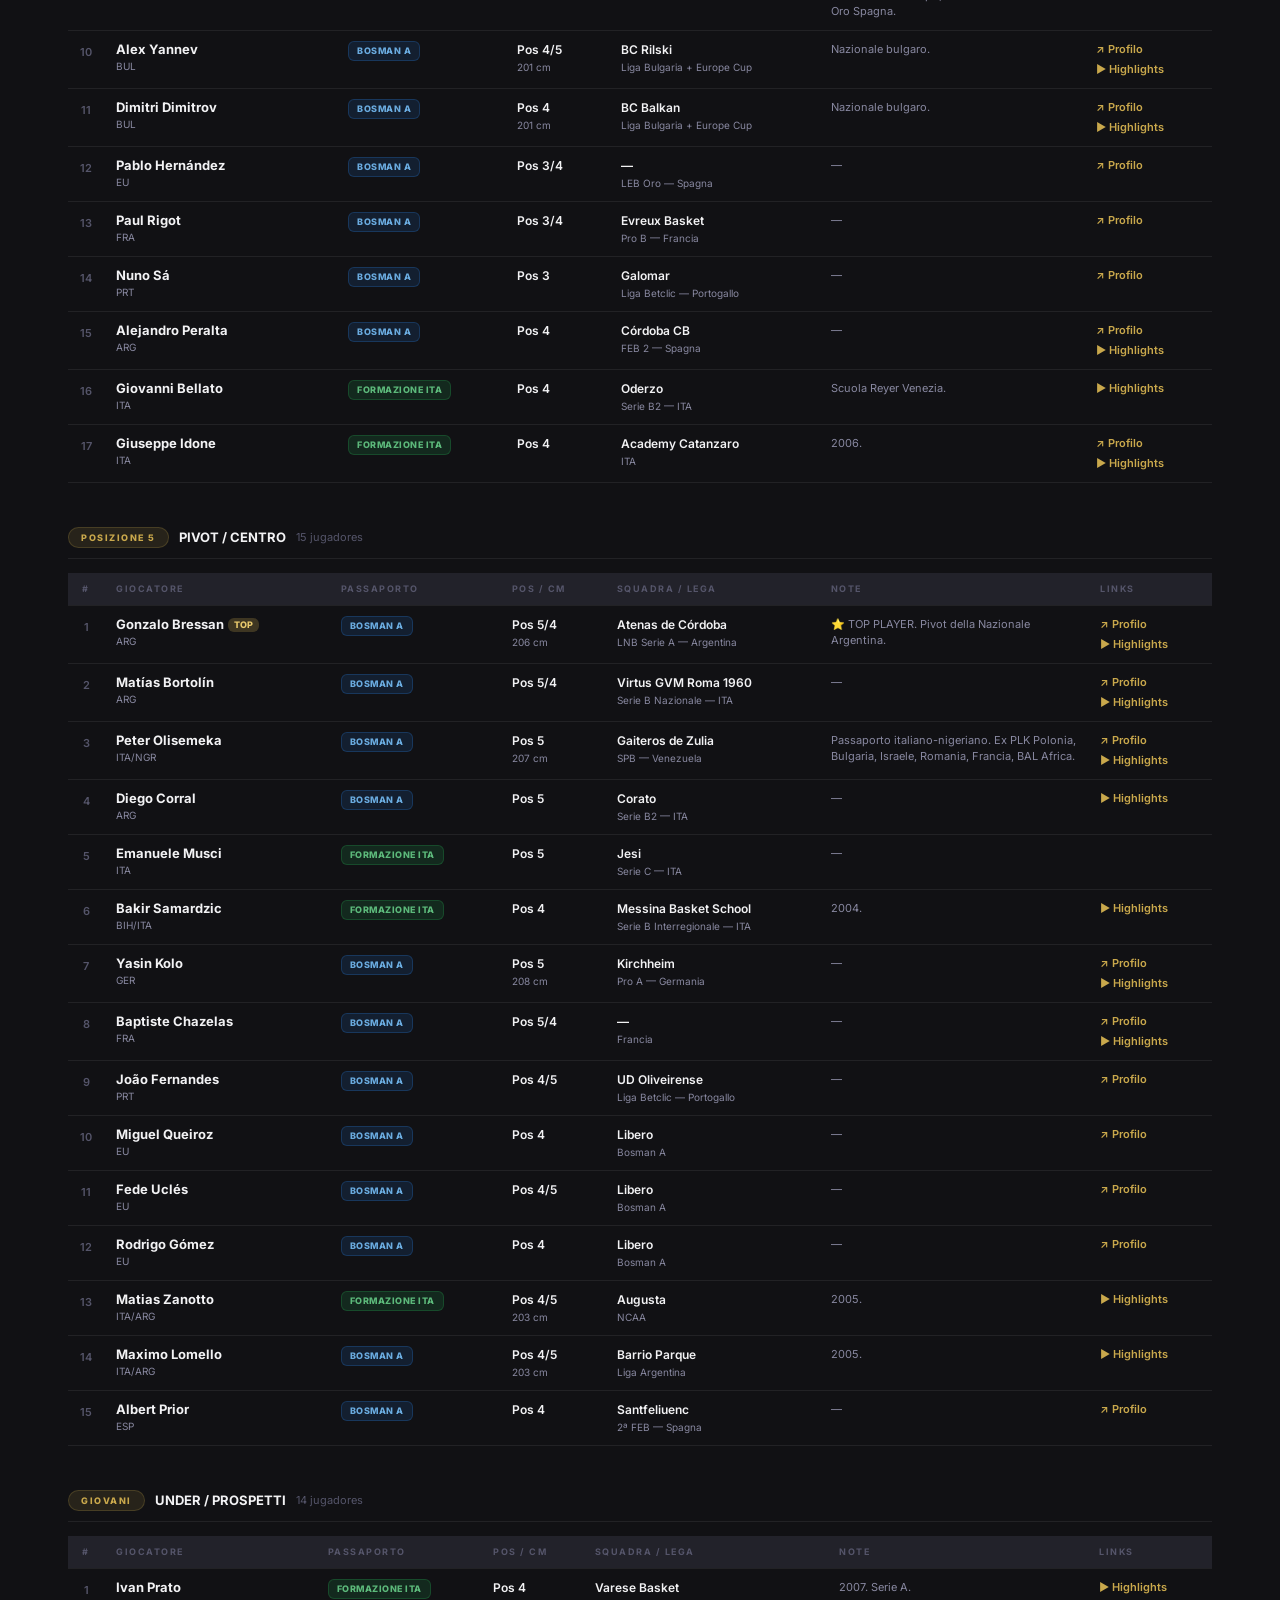
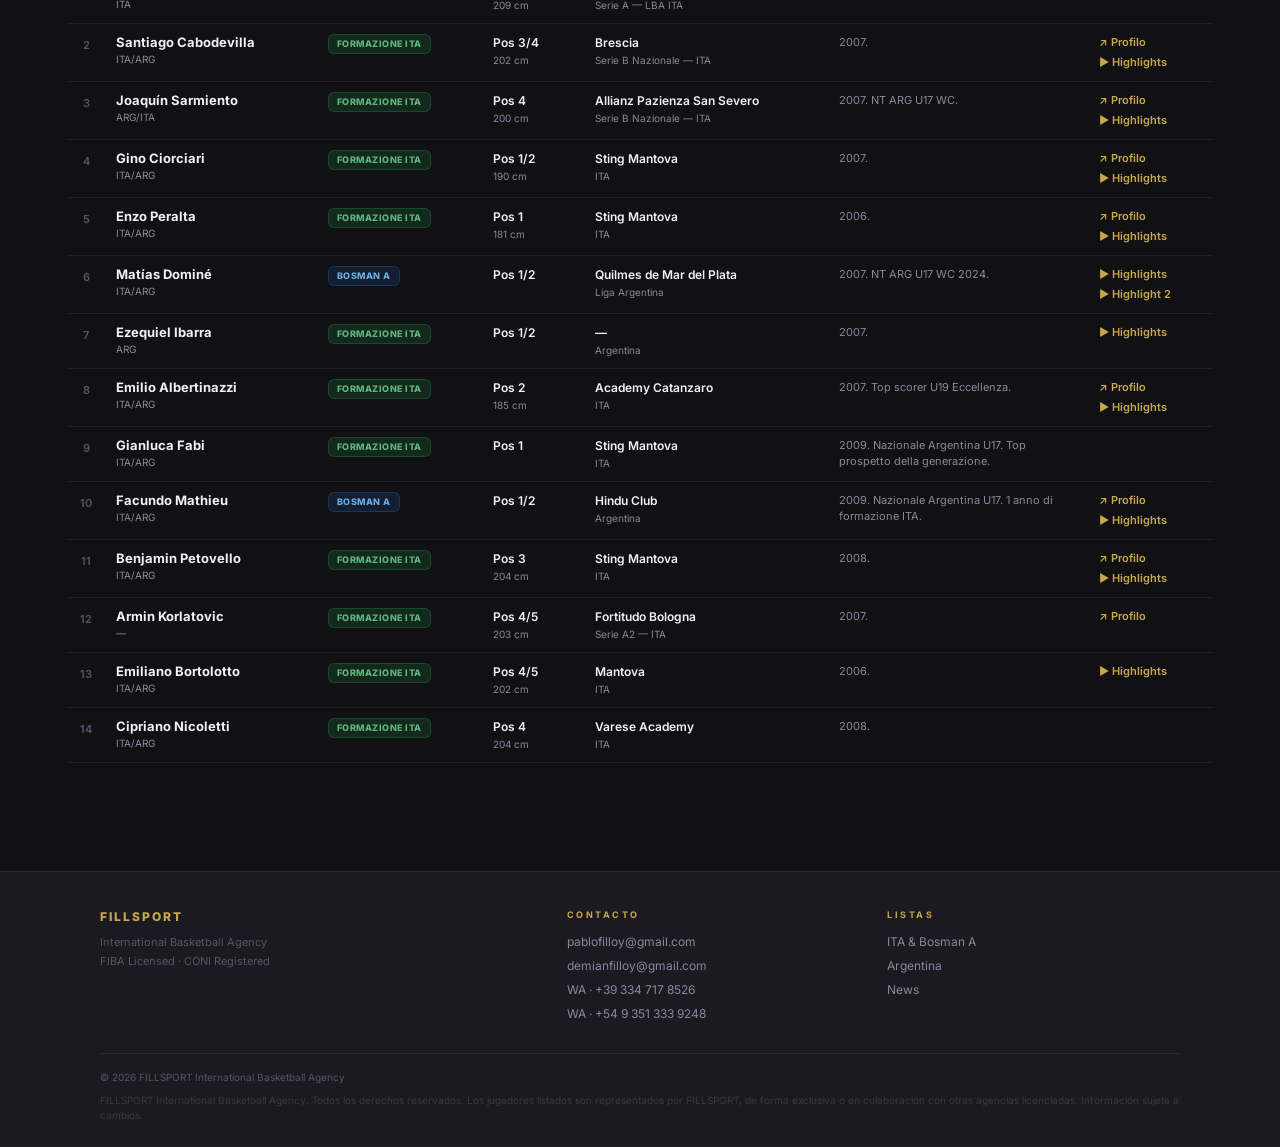
<file: lista-ita.html>
<!DOCTYPE html>
<html lang="es">
<head>
<meta charset="UTF-8">
<meta name="viewport" content="width=device-width, initial-scale=1.0">
<title>ITA & Bosman A — FILLSPORT Agency</title>
<meta name="description" content="Lista de jugadores FILLSPORT para el mercado italiano y europeo: formación italiana, Bosman A y ciudadanía en trámite. Serie A, A2, B Nazionale y ligas europeas. Temporada 2026/27.">
<link rel="canonical" href="https://fillsport-web.vercel.app/lista-ita.html">
<meta property="og:type" content="website">
<meta property="og:site_name" content="FILLSPORT International Basketball Agency">
<meta property="og:locale" content="es_AR">
<meta property="og:title" content="ITA & Bosman A — Report di Scouting 2026/27 | FILLSPORT">
<meta property="og:description" content="Jugadores de formación italiana y Bosman A para el mercado de basketball italiano y europeo.">
<meta property="og:url" content="https://fillsport-web.vercel.app/lista-ita.html">
<meta name="twitter:card" content="summary">
<meta name="twitter:title" content="ITA & Bosman A — Report di Scouting 2026/27 | FILLSPORT">
<meta name="twitter:description" content="Jugadores de formación italiana y Bosman A para el mercado de basketball italiano y europeo.">
<link rel="preconnect" href="https://fonts.googleapis.com">
<link href="https://fonts.googleapis.com/css2?family=Inter:wght@400;500;600;700;800;900&display=swap" rel="stylesheet">
<style>
*,*::before,*::after{box-sizing:border-box;margin:0;padding:0}
:root{
  --bg:#111114;--s1:#1a1a20;--s2:#22222a;--s3:#2a2a35;
  --gold:#c9a84c;--gold-lt:#e8c96d;--gold-dim:rgba(201,168,76,.12);--gold-dim2:rgba(201,168,76,.22);
  --white:#f2f2f4;--muted:#8888a0;--muted2:#55556a;--border:rgba(255,255,255,.07);--border-gold:rgba(201,168,76,.2);
  --r:14px;--r2:10px;
}
html{scroll-behavior:smooth}
body{background:var(--bg);color:var(--white);font-family:'Inter',system-ui,sans-serif;font-size:14px;line-height:1.5;min-height:100vh}

header{position:sticky;top:0;z-index:100;background:rgba(17,17,20,.9);backdrop-filter:blur(20px);-webkit-backdrop-filter:blur(20px);border-bottom:1px solid var(--border);height:60px;display:flex;align-items:center;padding:0 28px;gap:20px}
.logo{display:flex;align-items:center;gap:10px;text-decoration:none;flex-shrink:0}
.logo-phi{width:36px;height:36px;display:flex;align-items:center;justify-content:center;font-size:30px;font-weight:400;color:#8888a0;flex-shrink:0;font-family:Georgia,'Times New Roman',serif;line-height:1;letter-spacing:-1px}
.logo-name{font-size:14px;font-weight:800;color:var(--white);letter-spacing:1.5px;text-transform:uppercase;line-height:1.2}
.logo-sub{font-size:9px;font-weight:500;color:var(--muted);letter-spacing:1.5px;text-transform:uppercase}
nav{display:flex;align-items:center;gap:2px;flex:1}
nav a{color:var(--muted);text-decoration:none;font-size:12.5px;font-weight:500;padding:6px 14px;border-radius:8px;transition:color .15s,background .15s;white-space:nowrap}
nav a:hover{color:var(--white);background:rgba(255,255,255,.05)}
nav a.active{color:var(--gold);background:var(--gold-dim)}
.lang-sel{display:flex;gap:4px;margin-left:auto;flex-shrink:0}
.lang-sel button{background:transparent;border:1px solid var(--border);color:var(--muted);padding:5px 10px;border-radius:7px;cursor:pointer;font-size:13px;font-family:inherit;transition:all .15s;line-height:1}
.lang-sel button.active,.lang-sel button:hover{background:var(--gold-dim2);border-color:var(--border-gold);color:var(--white)}
.lang-sel button.active{font-weight:700}

/* PAGE HERO */
.page-hero{padding:40px 28px 28px;border-bottom:1px solid var(--border);position:relative;overflow:hidden}
.page-hero::before{content:'';position:absolute;top:-80px;left:-60px;width:400px;height:300px;background:radial-gradient(ellipse,rgba(201,168,76,.05) 0%,transparent 65%);pointer-events:none}
.ph-inner{max-width:1080px;margin:0 auto}
.ph-eye{font-size:9px;font-weight:700;letter-spacing:3px;text-transform:uppercase;color:var(--gold);margin-bottom:10px}
.ph-inner h1{font-size:clamp(20px,3.5vw,32px);font-weight:900;color:var(--white);margin-bottom:14px;letter-spacing:-.3px}
.ph-inner h1 span{font-weight:400;color:var(--muted);font-size:.65em}
.ph-meta{display:flex;gap:20px;flex-wrap:wrap}
.ph-meta span{font-size:11px;color:var(--muted);display:flex;align-items:center;gap:5px}
.ph-meta strong{color:var(--gold);font-weight:700}

/* FILTER BAR */
.fbar{background:rgba(17,17,20,.9);backdrop-filter:blur(12px);border-bottom:1px solid var(--border);padding:10px 28px;display:flex;align-items:center;gap:10px;flex-wrap:wrap;position:sticky;top:60px;z-index:90}
.sbox{position:relative;flex:1;min-width:160px;max-width:280px}
.sbox input{width:100%;background:var(--s2);border:1px solid var(--border);color:var(--white);padding:7px 12px 7px 30px;border-radius:8px;font-size:12px;font-family:inherit;outline:none;transition:border-color .15s}
.sbox input:focus{border-color:var(--border-gold)}
.sbox input::placeholder{color:var(--muted2)}
.sico{position:absolute;left:9px;top:50%;transform:translateY(-50%);font-size:12px;color:var(--muted2);pointer-events:none}
.fbtns{display:flex;gap:5px;flex-wrap:wrap}
.fbtn{background:transparent;border:1px solid var(--border);color:var(--muted);padding:5px 13px;border-radius:20px;cursor:pointer;font-size:11px;font-weight:600;font-family:inherit;transition:all .15s;white-space:nowrap}
.fbtn.active,.fbtn:hover{background:var(--gold);color:var(--bg);border-color:var(--gold)}
.rcount{margin-left:auto;font-size:11px;color:var(--muted2);white-space:nowrap}

/* TABLE */
.twrap{padding:24px 28px;max-width:1200px;margin:0 auto}
.pgroup{margin-bottom:44px}
.phd{display:flex;align-items:center;gap:10px;margin-bottom:14px;padding-bottom:10px;border-bottom:1px solid var(--border)}
.ppill{background:var(--gold-dim);border:1px solid var(--border-gold);color:var(--gold);padding:3px 12px;border-radius:20px;font-size:9px;font-weight:800;letter-spacing:1.5px;text-transform:uppercase}
.pname-hd{font-size:13px;font-weight:700;color:var(--white)}
.pcount{font-size:11px;color:var(--muted2)}
table{width:100%;border-collapse:collapse}
thead th{background:var(--s2);color:var(--muted2);font-size:9px;font-weight:700;letter-spacing:1.5px;text-transform:uppercase;padding:9px 12px;text-align:left;border-bottom:1px solid var(--border);white-space:nowrap}
thead th:first-child{width:32px;text-align:center}
tbody tr{border-bottom:1px solid var(--border);transition:background .1s}
tbody tr:hover{background:rgba(255,255,255,.03)}
tbody td{padding:10px 12px;vertical-align:top;font-size:12.5px}
td:first-child{text-align:center;color:var(--muted2);font-size:11px;font-weight:600;padding-top:13px}
.pn{font-weight:700;color:var(--white);font-size:13px;line-height:1.3}
.pnat{font-size:10px;color:var(--muted);margin-top:2px}
/* Passport badges */
.pb{display:inline-block;padding:3px 8px;border-radius:6px;font-size:9px;font-weight:800;letter-spacing:.5px;text-transform:uppercase;white-space:nowrap;line-height:1.4}
.pb-form{background:rgba(34,139,70,.2);border:1px solid rgba(34,139,70,.35);color:#5cb87a}
.pb-bos{background:rgba(30,90,160,.2);border:1px solid rgba(30,90,160,.4);color:#6aabdf}
.pb-cit{background:rgba(130,60,180,.2);border:1px solid rgba(130,60,180,.35);color:#b07ada}
.pb-ext{background:rgba(180,60,60,.2);border:1px solid rgba(180,60,60,.35);color:#d48080}
.pb-oth{background:rgba(120,120,140,.15);border:1px solid rgba(120,120,140,.25);color:var(--muted)}
/* Position + height */
.pos-main{font-weight:600;color:var(--white);font-size:12px}
.pos-cm{font-size:10px;color:var(--muted);margin-top:1px}
/* Team + League */
.team-name{font-weight:600;color:var(--white);font-size:12px}
.team-league{font-size:10px;color:var(--muted);margin-top:1px}
/* TOP badge */
.topb{display:inline-block;background:rgba(201,168,76,.25);color:var(--gold-lt);padding:1px 6px;border-radius:6px;font-size:9px;font-weight:800;margin-left:4px;vertical-align:middle}
.dm{color:var(--muted)}
/* Links column */
.lk-wrap{display:flex;flex-direction:column;gap:4px}
.lk{color:var(--gold);text-decoration:none;font-size:11px;font-weight:600;transition:color .15s;white-space:nowrap}
.lk:hover{color:var(--gold-lt);text-decoration:underline}
.tnotes{max-width:200px;font-size:11px;color:var(--muted);line-height:1.5}
.empty{text-align:center;padding:56px;color:var(--muted2);font-size:13px}

/* FOOTER */
footer{background:var(--s1);border-top:1px solid var(--border);padding:36px 28px 24px;margin-top:40px}
.fi{max-width:1080px;margin:0 auto}
.fg{display:grid;grid-template-columns:1.5fr 1fr 1fr;gap:28px;margin-bottom:24px}
.fb .fn{font-size:12px;font-weight:800;color:var(--gold);letter-spacing:2px;text-transform:uppercase;margin-bottom:7px}
.fb p{font-size:11px;color:var(--muted2);line-height:1.8}
.fc h4{font-size:9px;font-weight:700;letter-spacing:2.5px;text-transform:uppercase;color:var(--gold);margin-bottom:12px}
.fc a{display:block;color:var(--muted);text-decoration:none;font-size:12px;margin-bottom:6px;transition:color .15s}
.fc a:hover{color:var(--white)}
.fbot{border-top:1px solid var(--border);padding-top:16px;display:flex;justify-content:space-between;flex-wrap:wrap;gap:8px}
.fbot p{font-size:10px;color:var(--muted2)}

@media(max-width:900px){.fg{grid-template-columns:1fr 1fr}}
@media(max-width:640px){
  header{padding:0 14px}
  nav a{padding:5px 8px;font-size:11px}
  .page-hero,.twrap,.fbar{padding-left:14px;padding-right:14px}
  .fg{grid-template-columns:1fr}
  thead th:nth-child(6),tbody td:nth-child(6){display:none}
  .tnotes{display:none}
}
@media(max-width:420px){nav{display:none}}
</style>
</head>
<body>

<header>
  <a href="index.html" class="logo">
    <div class="logo-phi">φ</div>
    <div>
      <div class="logo-name">Fillsport</div>
      <div class="logo-sub">Basketball Agency</div>
    </div>
  </a>
  <nav>
    <a href="index.html" data-t="nav_home">Inicio</a>
    <a href="lista-ita.html" class="active" data-t="nav_ita">ITA & Bosman A</a>
    <a href="lista-argentina.html" data-t="nav_arg">Argentina</a>
    <a href="news.html" data-t="nav_news">News</a>
  </nav>
  <div class="lang-sel">
    <button data-lang="es" title="Español">🇪🇸</button>
    <button data-lang="en" title="English">🇬🇧</button>
    <button data-lang="it" title="Italiano">🇮🇹</button>
  </div>
</header>

<div class="page-hero">
  <div class="ph-inner">
    <div class="ph-eye" data-t="list_ita_tag">Mercado Europeo</div>
    <h1><span data-t="page_ita_title">ITA & Bosman A</span> &nbsp;<span data-t="page_ita_sub">Scouting Report 2026/27</span></h1>
    <div class="ph-meta">
      <span><strong data-t="season">Temporada</strong>: 2026 / 2027</span>
      <span><strong data-t="updated">Actualizado</strong>: Junio 2026</span>
      <span id="hero-count"></span>
    </div>
  </div>
</div>

<div class="fbar">
  <div class="sbox">
    <span class="sico">⌕</span>
    <input type="text" id="search" placeholder="Buscar jugador..." data-t-ph="search_placeholder">
  </div>
  <div class="fbtns" id="fbtns"></div>
  <span class="rcount" id="rcount"></span>
</div>

<div class="twrap" id="troot"></div>

<footer>
  <div class="fi">
    <div class="fg">
      <div class="fb"><div class="fn">Fillsport</div><p>International Basketball Agency<br>FIBA Licensed · CONI Registered</p></div>
      <div class="fc">
        <h4 data-t="footer_contact">Contacto</h4>
        <a href="mailto:pablofilloy@gmail.com">pablofilloy@gmail.com</a>
        <a href="mailto:demianfilloy@gmail.com">demianfilloy@gmail.com</a>
        <a href="https://wa.me/393347178526" target="_blank">WA · +39 334 717 8526</a>
        <a href="https://wa.me/5493513339248" target="_blank">WA · +54 9 351 333 9248</a>
      </div>
      <div class="fc">
        <h4 data-t="footer_lists">Listas</h4>
        <a href="lista-ita.html" data-t="nav_ita">ITA & Bosman A</a>
        <a href="lista-argentina.html" data-t="nav_arg">Argentina</a>
        <a href="news.html" data-t="nav_news">News</a>
      </div>
    </div>
    <div class="fbot">
      <p>© 2026 FILLSPORT International Basketball Agency</p>
      <p style="opacity:.5" data-t="footer_disclaimer">Información sujeta a cambios.</p>
    </div>
  </div>
</footer>

<script src="js/i18n.js"></script>
<script>
let data=null,activePos='all';

function pbadge(passport){
  if(!passport) return '<span class="pb pb-oth">—</span>';
  const lo=passport.toLowerCase();
  if(lo.includes('formazione') || lo.includes('form. it')) return `<span class="pb pb-form">${passport}</span>`;
  if(lo.includes('bosman')) return `<span class="pb pb-bos">${passport}</span>`;
  if(lo.includes('cittadinanza') || lo.includes('ciudadanía') || lo.includes('in corso')) return `<span class="pb pb-cit">${passport}</span>`;
  if(lo.includes('extracomunit')) return `<span class="pb pb-ext">${passport}</span>`;
  return `<span class="pb pb-oth">${passport}</span>`;
}

function links(p){
  let h='<div class="lk-wrap">';
  if(p.profile) h+=`<a href="${p.profile}" target="_blank" class="lk">↗ Profilo</a>`;
  if(p.video)   h+=`<a href="${p.video}"   target="_blank" class="lk">▶ Highlights</a>`;
  if(p.video2)  h+=`<a href="${p.video2}"  target="_blank" class="lk">▶ Highlight 2</a>`;
  h+='</div>';
  return h;
}

function render(){
  if(!data) return;
  const q=document.getElementById('search').value.toLowerCase().trim();
  let total=0,html='';
  data.positions.forEach(pos=>{
    const rows=pos.players.filter(p=>{
      const ok=activePos==='all'||pos.name===activePos;
      const qs=!q||[p.name,p.team,p.league,p.passport,p.nat].some(v=>(v||'').toLowerCase().includes(q));
      return ok&&qs;
    });
    if(!rows.length) return;
    total+=rows.length;
    html+=`<div class="pgroup">
      <div class="phd">
        <span class="ppill">${pos.posLabel}</span>
        <span class="pname-hd">${pos.name}</span>
        <span class="pcount">${rows.length} jugadores</span>
      </div>
      <table><thead><tr>
        <th>#</th>
        <th>GIOCATORE</th>
        <th>PASSAPORTO</th>
        <th>POS / CM</th>
        <th>SQUADRA / LEGA</th>
        <th>NOTE</th>
        <th>LINKS</th>
      </tr></thead><tbody>`;
    rows.forEach((p,i)=>{
      const top=p.notes&&p.notes.includes('⭐');
      html+=`<tr>
        <td>${i+1}</td>
        <td>
          <div class="pn">${p.name}${top?'<span class="topb">TOP</span>':''}</div>
          <div class="pnat">${p.nat||''}</div>
        </td>
        <td>${pbadge(p.passport)}</td>
        <td>
          <div class="pos-main">${p.role||'—'}</div>
          ${p.height?`<div class="pos-cm">${p.height}</div>`:''}
        </td>
        <td>
          <div class="team-name">${p.team||'—'}</div>
          ${p.league?`<div class="team-league">${p.league}</div>`:''}
        </td>
        <td class="tnotes">${p.notes||'—'}</td>
        <td>${links(p)}</td>
      </tr>`;
    });
    html+=`</tbody></table></div>`;
  });
  document.getElementById('troot').innerHTML=html||`<p class="empty">Sin resultados</p>`;
  document.getElementById('rcount').textContent=`${t('results_showing')} ${total} ${t('results_players')}`;
  document.getElementById('hero-count').innerHTML=`<strong style="color:var(--gold)">${total}</strong> ${t('results_players')}`;
}

function buildFilters(){
  if(!data) return;
  const w=document.getElementById('fbtns');
  let h=`<button class="fbtn active" data-pos="all">${t('filter_all')}</button>`;
  data.positions.forEach(p=>{h+=`<button class="fbtn" data-pos="${p.name}">${p.posLabel}</button>`;});
  w.innerHTML=h;
  w.querySelectorAll('.fbtn').forEach(b=>b.addEventListener('click',()=>{
    activePos=b.dataset.pos;
    w.querySelectorAll('.fbtn').forEach(x=>x.classList.remove('active'));
    b.classList.add('active');render();
  }));
}

function onLangChange(){buildFilters();render();}

fetch('data/players-ita.json').then(r=>r.json()).then(d=>{data=d;buildFilters();render();});
document.addEventListener('DOMContentLoaded',()=>{document.getElementById('search').addEventListener('input',render);});
</script>
</body>
</html>
</file>
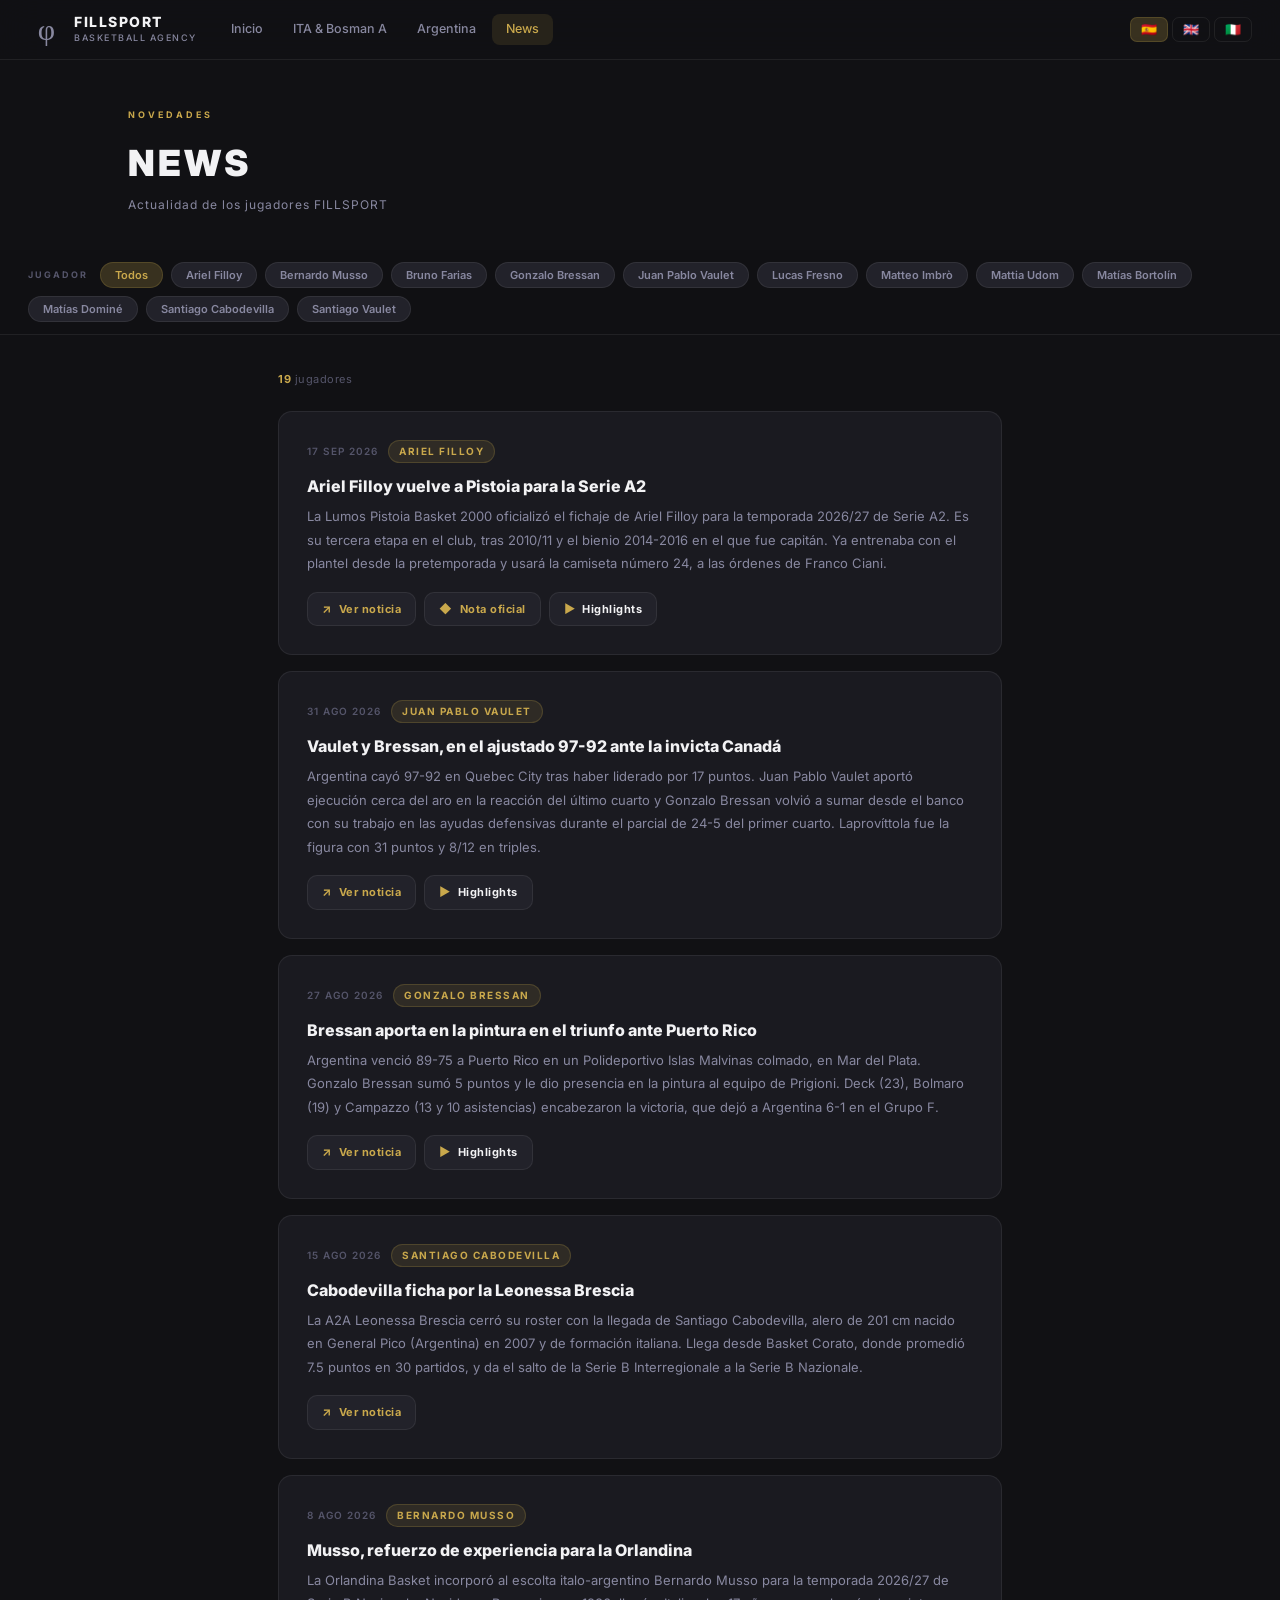
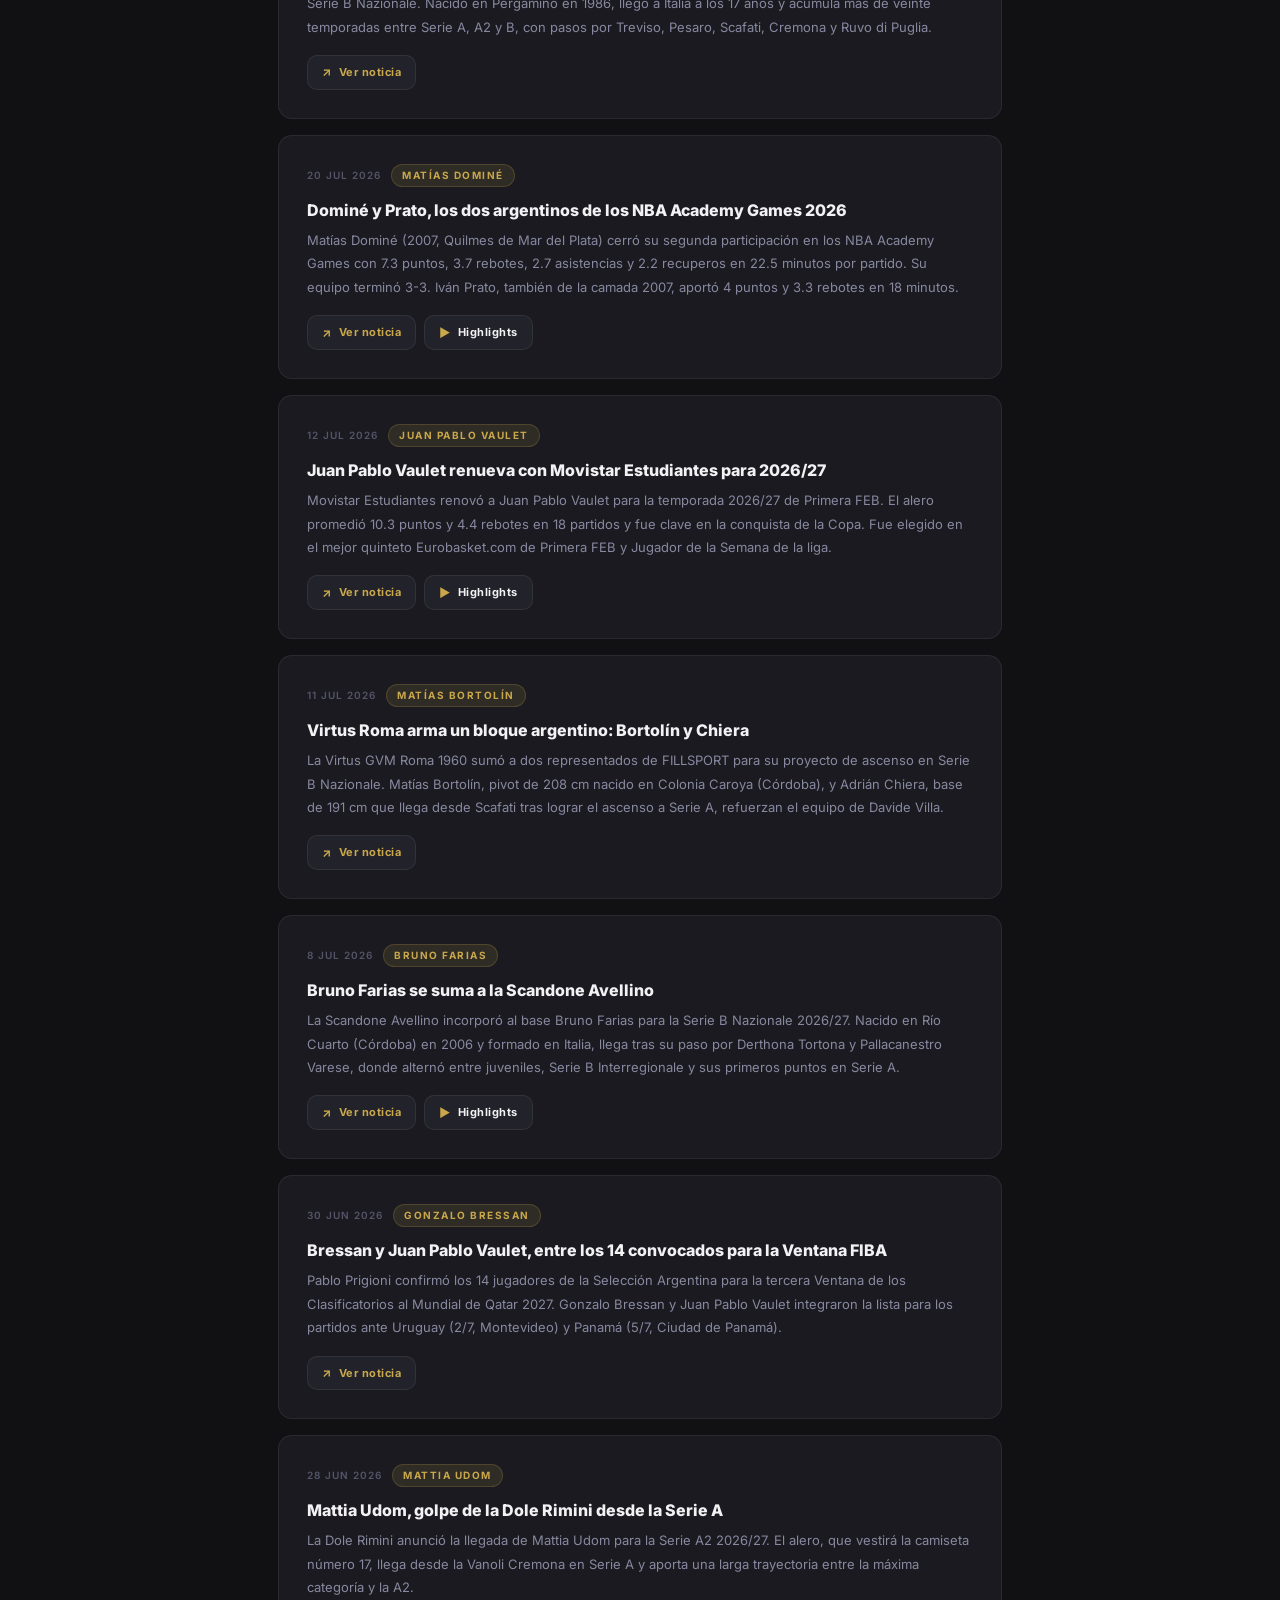
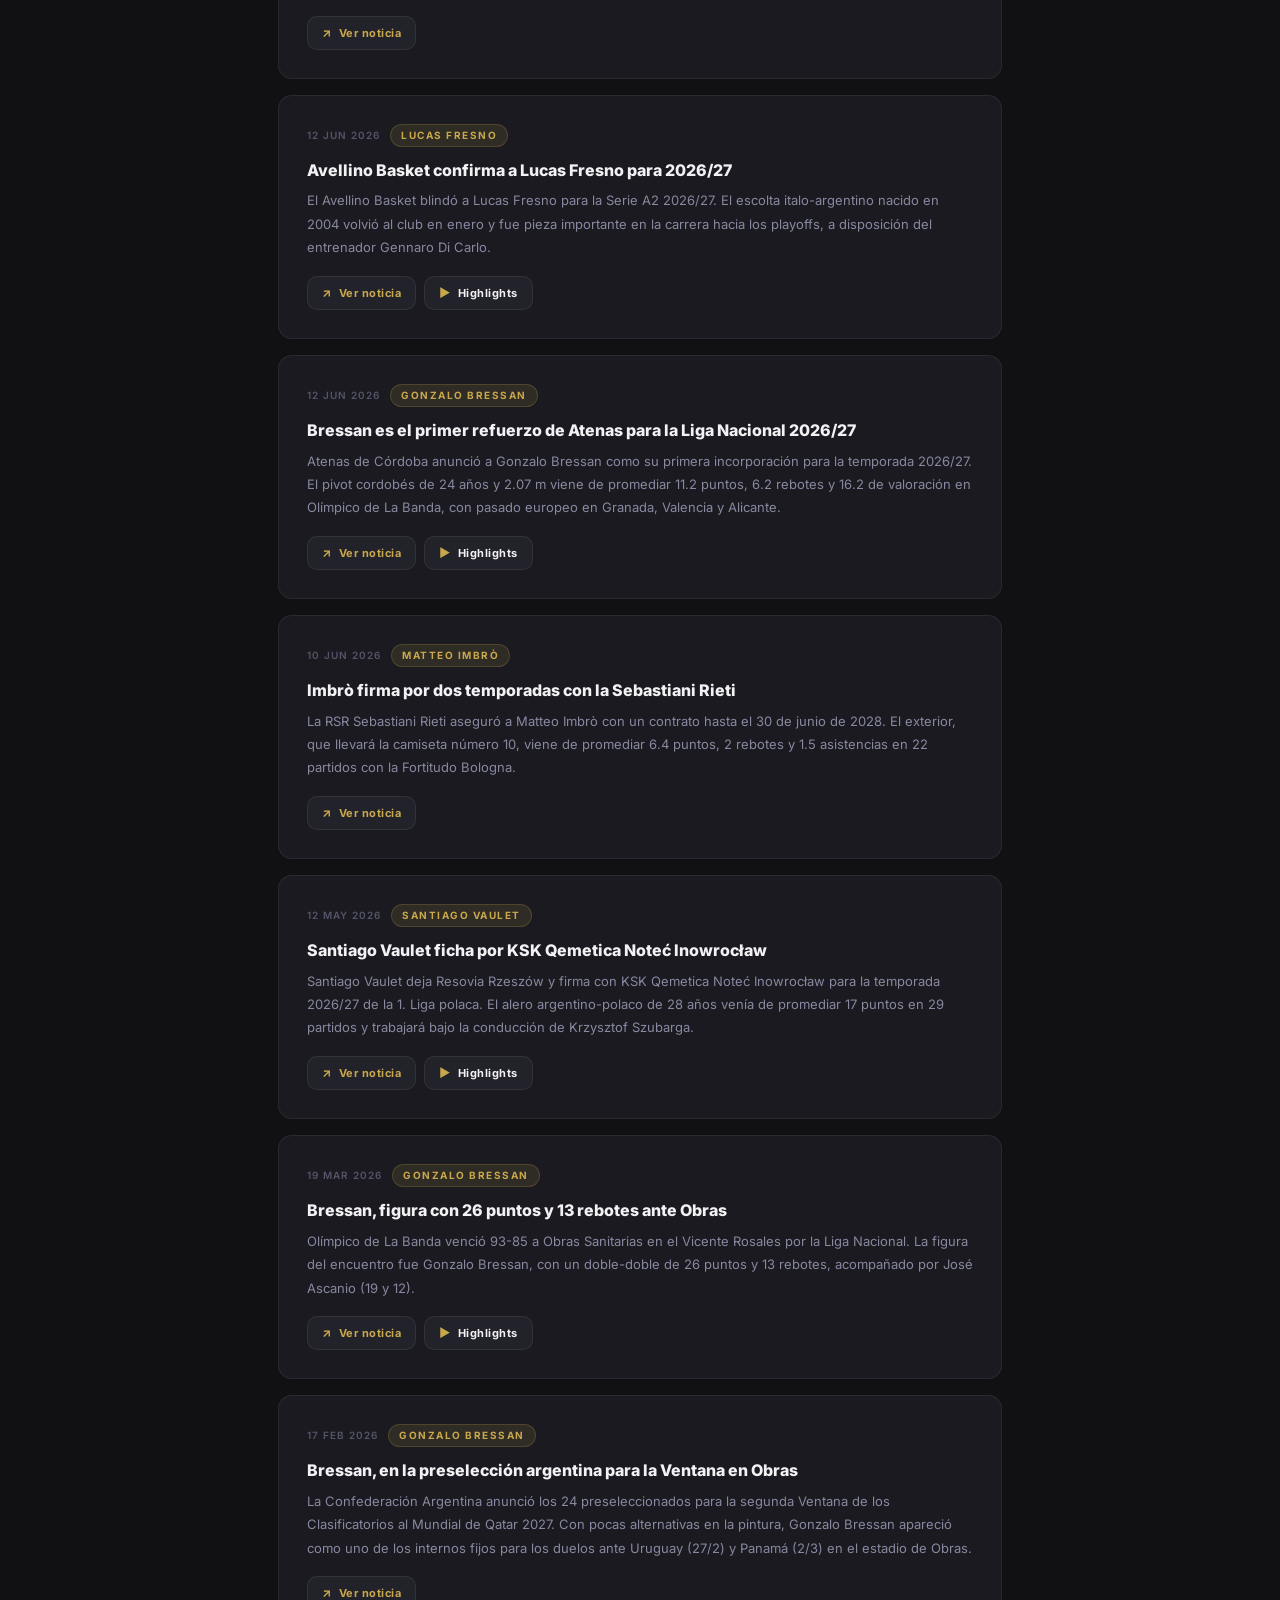
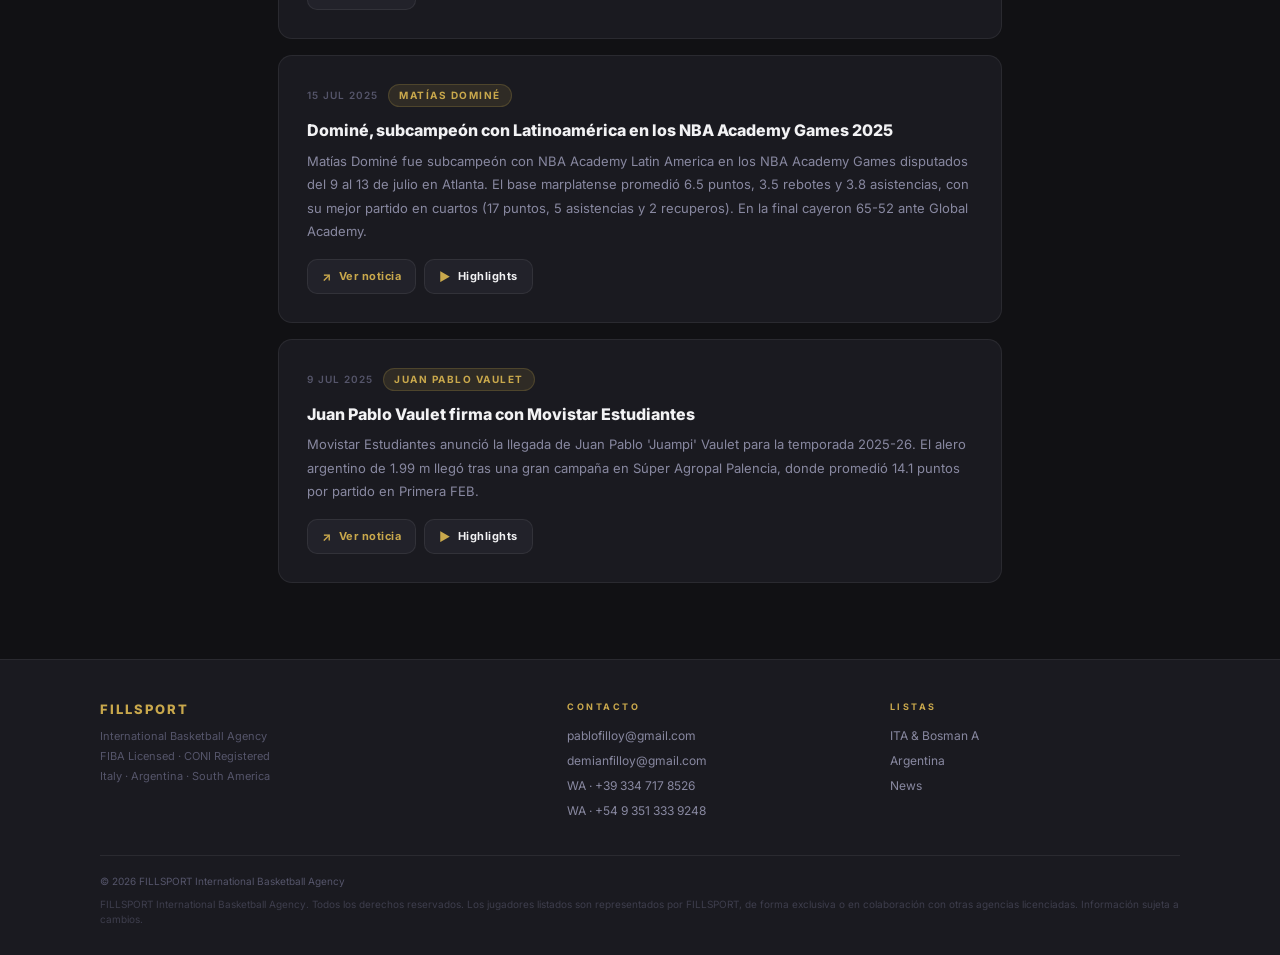
<file: news.html>
<!DOCTYPE html>
<html lang="es">
<head>
<meta charset="UTF-8">
<meta name="viewport" content="width=device-width, initial-scale=1.0">
<title>News — FILLSPORT Basketball Agency</title>
<meta name="description" content="Novedades de los jugadores representados por FILLSPORT: fichajes, convocatorias a selecciones nacionales y actuaciones destacadas en Italia, España, Polonia y Argentina.">
<link rel="canonical" href="https://fillsport-web.vercel.app/news.html">
<meta property="og:type" content="website">
<meta property="og:site_name" content="FILLSPORT International Basketball Agency">
<meta property="og:locale" content="es_AR">
<meta property="og:title" content="News — FILLSPORT Basketball Agency">
<meta property="og:description" content="Fichajes, convocatorias y actuaciones destacadas de los jugadores FILLSPORT.">
<meta property="og:url" content="https://fillsport-web.vercel.app/news.html">
<meta name="twitter:card" content="summary">
<meta name="twitter:title" content="News — FILLSPORT Basketball Agency">
<meta name="twitter:description" content="Fichajes, convocatorias y actuaciones destacadas de los jugadores FILLSPORT.">
<link rel="preconnect" href="https://fonts.googleapis.com">
<link href="https://fonts.googleapis.com/css2?family=Inter:wght@400;500;600;700;800;900&display=swap" rel="stylesheet">
<style>
*,*::before,*::after{box-sizing:border-box;margin:0;padding:0}
:root{
  --bg:#111114;--s1:#1a1a20;--s2:#22222a;--s3:#2a2a35;
  --gold:#c9a84c;--gold-lt:#e8c96d;--gold-dim:rgba(201,168,76,.12);--gold-dim2:rgba(201,168,76,.22);
  --white:#f2f2f4;--muted:#8888a0;--muted2:#55556a;--border:rgba(255,255,255,.07);--border-gold:rgba(201,168,76,.2);
  --r:14px;--r2:10px;
}
html{scroll-behavior:smooth}
body{background:var(--bg);color:var(--white);font-family:'Inter',system-ui,sans-serif;font-size:14px;line-height:1.5;min-height:100vh}

header{position:sticky;top:0;z-index:100;background:rgba(17,17,20,.85);backdrop-filter:blur(20px);-webkit-backdrop-filter:blur(20px);border-bottom:1px solid var(--border);height:60px;display:flex;align-items:center;padding:0 28px;gap:20px}
.logo{display:flex;align-items:center;gap:10px;text-decoration:none;flex-shrink:0}
.logo-phi{width:36px;height:36px;display:flex;align-items:center;justify-content:center;font-size:30px;font-weight:400;color:#8888a0;flex-shrink:0;font-family:Georgia,'Times New Roman',serif;line-height:1;letter-spacing:-1px}
.logo-name{font-size:14px;font-weight:800;color:var(--white);letter-spacing:1.5px;text-transform:uppercase;line-height:1.2}
.logo-sub{font-size:9px;font-weight:500;color:var(--muted);letter-spacing:1.5px;text-transform:uppercase}
nav{display:flex;align-items:center;gap:2px;flex:1}
nav a{color:var(--muted);text-decoration:none;font-size:12.5px;font-weight:500;padding:6px 14px;border-radius:8px;transition:color .15s,background .15s;white-space:nowrap}
nav a:hover{color:var(--white);background:rgba(255,255,255,.05)}
nav a.active{color:var(--gold);background:var(--gold-dim)}
.lang-sel{display:flex;gap:4px;margin-left:auto;flex-shrink:0}
.lang-sel button{background:transparent;border:1px solid var(--border);color:var(--muted);padding:5px 10px;border-radius:7px;cursor:pointer;font-size:13px;font-family:inherit;transition:all .15s;line-height:1}
.lang-sel button.active,.lang-sel button:hover{background:var(--gold-dim2);border-color:var(--border-gold);color:var(--white)}
.lang-sel button.active{font-weight:700}

/* PAGE HEADER */
.page-hero{padding:48px 28px 36px;max-width:1080px;margin:0 auto}
.page-hero-label{font-size:9px;font-weight:700;letter-spacing:3px;text-transform:uppercase;color:var(--gold);margin-bottom:14px}
.page-hero h1{font-size:clamp(22px,4vw,36px);font-weight:900;letter-spacing:3px;text-transform:uppercase;color:var(--white);margin-bottom:6px}
.page-hero p{font-size:12px;color:var(--muted);letter-spacing:1px}

/* FILTER BAR */
.filter-bar{position:sticky;top:60px;z-index:50;background:rgba(17,17,20,.92);backdrop-filter:blur(16px);border-bottom:1px solid var(--border);padding:12px 28px;display:flex;gap:8px;align-items:center;flex-wrap:wrap}
.filter-btn{background:var(--s2);border:1px solid var(--border);color:var(--muted);padding:5px 14px;border-radius:20px;font-size:11px;font-weight:600;cursor:pointer;font-family:inherit;transition:all .15s;white-space:nowrap}
.filter-btn:hover{border-color:var(--border-gold);color:var(--white)}
.filter-btn.active{background:var(--gold-dim2);border-color:var(--border-gold);color:var(--gold)}
.filter-label{font-size:9px;font-weight:700;letter-spacing:2px;text-transform:uppercase;color:var(--muted2);margin-right:4px}

/* NEWS FEED */
.news-section{max-width:780px;margin:0 auto;padding:36px 28px 60px}
.news-count{font-size:11px;color:var(--muted2);margin-bottom:24px;letter-spacing:.5px}
.news-count span{color:var(--gold);font-weight:700}

.news-card{background:var(--s1);border:1px solid var(--border);border-radius:var(--r);padding:28px;margin-bottom:16px;position:relative;overflow:hidden;transition:border-color .2s,transform .2s}
.news-card:hover{border-color:var(--border-gold);transform:translateY(-2px)}
.news-card::before{content:'';position:absolute;top:0;left:0;right:0;height:2px;background:linear-gradient(90deg,transparent,var(--gold),transparent);opacity:0;transition:opacity .2s}
.news-card:hover::before{opacity:1}
.news-card-top{display:flex;align-items:flex-start;justify-content:space-between;gap:16px;margin-bottom:12px;flex-wrap:wrap}
.news-meta{display:flex;align-items:center;gap:10px;flex-wrap:wrap}
.news-date{font-size:10px;font-weight:600;color:var(--muted2);letter-spacing:1px;text-transform:uppercase}
.news-player-tag{font-size:10px;font-weight:700;letter-spacing:1.5px;text-transform:uppercase;color:var(--gold);background:var(--gold-dim);border:1px solid var(--border-gold);padding:3px 10px;border-radius:20px}
.news-card-img{width:100%;max-height:200px;object-fit:cover;border-radius:var(--r2);margin-bottom:16px;display:block}
.news-title{font-size:16px;font-weight:800;color:var(--white);margin-bottom:8px;line-height:1.4}
.news-text{font-size:13px;color:var(--muted);line-height:1.8;margin-bottom:16px}
.news-links{display:flex;gap:8px;flex-wrap:wrap}
.news-link{display:inline-flex;align-items:center;gap:7px;font-size:11px;font-weight:700;color:var(--gold);text-decoration:none;letter-spacing:.5px;padding:8px 14px;background:var(--s2);border:1px solid var(--border);border-radius:var(--r2);transition:color .15s,border-color .15s,background .15s}
.news-link:hover{color:var(--gold-lt);border-color:var(--border-gold);background:var(--gold-dim)}
.news-link .ico{font-size:12px;line-height:1}
.news-link.vid{color:var(--white)}
.news-link.vid .ico{color:var(--gold)}

.no-results{text-align:center;padding:60px 20px;color:var(--muted2);font-size:13px}

footer{background:var(--s1);border-top:1px solid var(--border);padding:40px 28px 28px;margin-top:0}
.footer-inner{max-width:1080px;margin:0 auto}
.footer-grid{display:grid;grid-template-columns:1.5fr 1fr 1fr;gap:32px;margin-bottom:28px}
.footer-brand .fn{font-size:13px;font-weight:800;color:var(--gold);letter-spacing:2px;text-transform:uppercase;margin-bottom:8px}
.footer-brand p{font-size:11px;color:var(--muted2);line-height:1.8}
.footer-col h4{font-size:9px;font-weight:700;letter-spacing:2.5px;text-transform:uppercase;color:var(--gold);margin-bottom:14px}
.footer-col a{display:block;color:var(--muted);text-decoration:none;font-size:12px;margin-bottom:7px;transition:color .15s}
.footer-col a:hover{color:var(--white)}
.footer-bottom{border-top:1px solid var(--border);padding-top:18px;display:flex;justify-content:space-between;align-items:center;flex-wrap:wrap;gap:8px}
.footer-bottom p{font-size:10px;color:var(--muted2)}

@media(max-width:700px){
  header{padding:0 16px}
  nav a{padding:5px 8px;font-size:11px}
  .page-hero{padding:32px 16px 24px}
  .filter-bar{padding:10px 16px}
  .news-section{padding:24px 16px 40px}
  .footer-grid{grid-template-columns:1fr}
}
@media(max-width:420px){nav{display:none}}
</style>
</head>
<body>

<header>
  <a href="index.html" class="logo">
    <div class="logo-phi">φ</div>
    <div>
      <div class="logo-name">Fillsport</div>
      <div class="logo-sub">Basketball Agency</div>
    </div>
  </a>
  <nav>
    <a href="index.html" data-t="nav_home">Inicio</a>
    <a href="lista-ita.html" data-t="nav_ita">ITA & Bosman A</a>
    <a href="lista-argentina.html" data-t="nav_arg">Argentina</a>
    <a href="news.html" class="active" data-t="nav_news">News</a>
  </nav>
  <div class="lang-sel">
    <button data-lang="es" title="Español">🇪🇸</button>
    <button data-lang="en" title="English">🇬🇧</button>
    <button data-lang="it" title="Italiano">🇮🇹</button>
  </div>
</header>

<div class="page-hero">
  <div class="page-hero-label" data-t="news_label">Novedades</div>
  <h1 data-t="nav_news">News</h1>
  <p data-t="news_sub">Actualidad de los jugadores FILLSPORT</p>
</div>

<div class="filter-bar" id="filterBar">
  <span class="filter-label" data-t="filter_by">Jugador</span>
  <button class="filter-btn active" data-player="all" data-t="filter_all">Todos</button>
</div>

<div class="news-section">
  <div class="news-count" id="newsCount"></div>
  <div id="newsFeed"></div>
</div>

<footer>
  <div class="footer-inner">
    <div class="footer-grid">
      <div class="footer-brand">
        <div class="fn">Fillsport</div>
        <p>International Basketball Agency<br>FIBA Licensed · CONI Registered<br>Italy · Argentina · South America</p>
      </div>
      <div class="footer-col">
        <h4 data-t="footer_contact">Contacto</h4>
        <a href="mailto:pablofilloy@gmail.com">pablofilloy@gmail.com</a>
        <a href="mailto:demianfilloy@gmail.com">demianfilloy@gmail.com</a>
        <a href="https://wa.me/393347178526" target="_blank">WA · +39 334 717 8526</a>
        <a href="https://wa.me/5493513339248" target="_blank">WA · +54 9 351 333 9248</a>
      </div>
      <div class="footer-col">
        <h4 data-t="footer_lists">Listas</h4>
        <a href="lista-ita.html" data-t="nav_ita">ITA & Bosman A</a>
        <a href="lista-argentina.html" data-t="nav_arg">Argentina</a>
        <a href="news.html" data-t="nav_news">News</a>
      </div>
    </div>
    <div class="footer-bottom">
      <p>© 2026 FILLSPORT International Basketball Agency</p>
      <p style="font-size:10px;color:var(--muted2);opacity:.6" data-t="footer_disclaimer">Información sujeta a cambios.</p>
    </div>
  </div>
</footer>

<script src="js/i18n.js"></script>
<script>
let allNews = [];
let activePlayer = 'all';

function formatDate(dateStr) {
  const d = new Date(dateStr + 'T00:00:00');
  const months = {
    es: ['ene','feb','mar','abr','may','jun','jul','ago','sep','oct','nov','dic'],
    en: ['Jan','Feb','Mar','Apr','May','Jun','Jul','Aug','Sep','Oct','Nov','Dec'],
    it: ['gen','feb','mar','apr','mag','giu','lug','ago','set','ott','nov','dic']
  };
  const m = months[currentLang] || months.es;
  return `${d.getDate()} ${m[d.getMonth()]} ${d.getFullYear()}`;
}

function buildFilters(news) {
  const players = [...new Set(news.map(n => n.player))].sort();
  const bar = document.getElementById('filterBar');
  // remove old player buttons
  bar.querySelectorAll('[data-player]:not([data-player="all"])').forEach(b => b.remove());
  players.forEach(p => {
    const btn = document.createElement('button');
    btn.className = 'filter-btn';
    btn.dataset.player = p;
    btn.textContent = p;
    btn.addEventListener('click', () => setFilter(p));
    bar.appendChild(btn);
  });
}

function setFilter(player) {
  activePlayer = player;
  document.querySelectorAll('.filter-btn').forEach(b => {
    b.classList.toggle('active', b.dataset.player === player);
  });
  renderNews();
}

function renderNews() {
  const feed = document.getElementById('newsFeed');
  const countEl = document.getElementById('newsCount');
  const filtered = activePlayer === 'all' ? allNews : allNews.filter(n => n.player === activePlayer);
  const lang = currentLang;

  countEl.innerHTML = `<span>${filtered.length}</span> ${t('results_players')}`;

  if (filtered.length === 0) {
    feed.innerHTML = `<div class="no-results">${t('news_no_results')}</div>`;
    return;
  }

  feed.innerHTML = filtered.map(n => {
    const title = n[`title_${lang}`] || n.title_es;
    const text = n[`text_${lang}`] || n.text_es;
    const imgHtml = n.image ? `<img class="news-card-img" src="${n.image}" alt="${title}">` : '';
    const links = [];
    if (n.link) links.push(`<a class="news-link" href="${n.link}" target="_blank" rel="noopener"><span class="ico">↗</span>${t('news_read_more')}</a>`);
    if (n.link2) links.push(`<a class="news-link" href="${n.link2}" target="_blank" rel="noopener"><span class="ico">◆</span>${t('news_official')}</a>`);
    if (n.video) links.push(`<a class="news-link vid" href="${n.video}" target="_blank" rel="noopener"><span class="ico">▶</span>${t('news_video')}</a>`);
    const linksHtml = links.length ? `<div class="news-links">${links.join('')}</div>` : '';
    return `
    <div class="news-card">
      ${imgHtml}
      <div class="news-card-top">
        <div class="news-meta">
          <span class="news-date">${formatDate(n.date)}</span>
          <span class="news-player-tag">${n.player}</span>
        </div>
      </div>
      <div class="news-title">${title}</div>
      <div class="news-text">${text}</div>
      ${linksHtml}
    </div>`;
  }).join('');
}

function onLangChange() {
  renderNews();
}

fetch('data/news.json')
  .then(r => r.json())
  .then(data => {
    allNews = data.sort((a, b) => new Date(b.date) - new Date(a.date));
    buildFilters(allNews);
    renderNews();
  });
</script>
</body>
</html>
</file>
